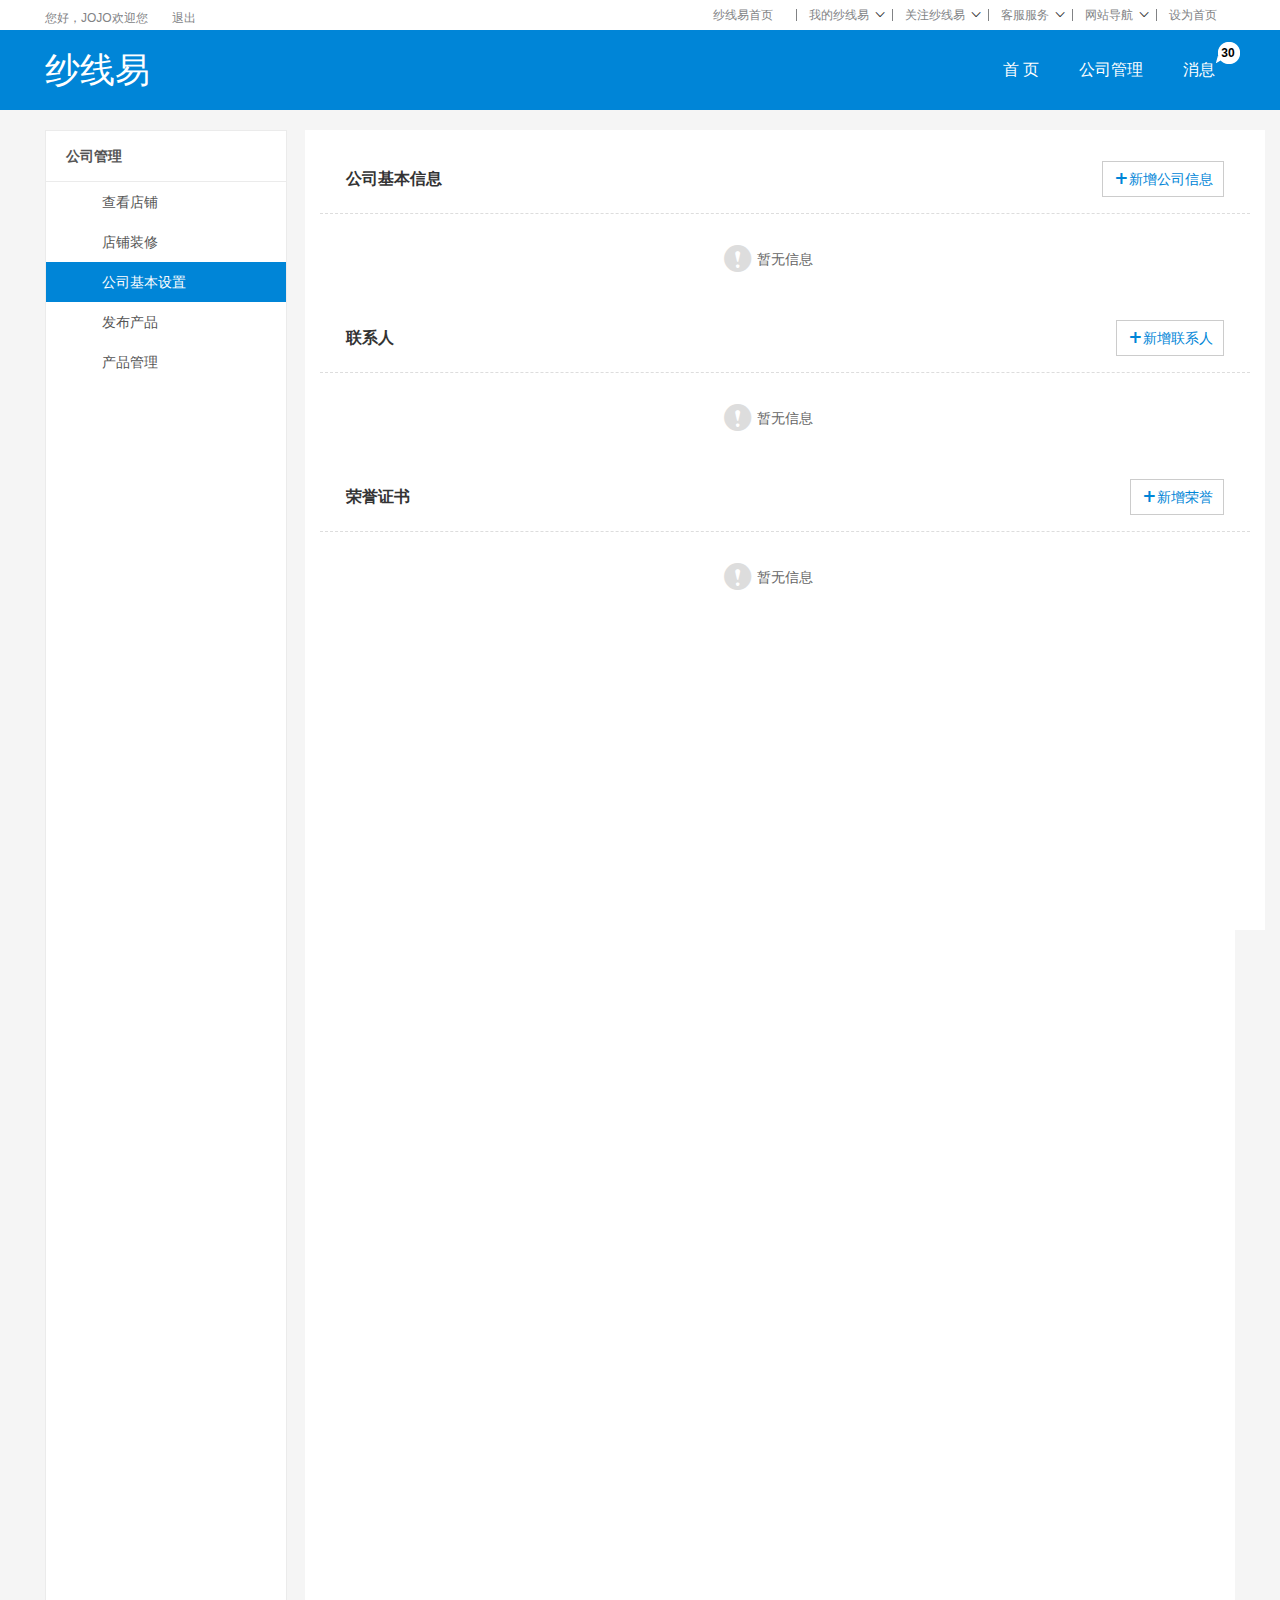
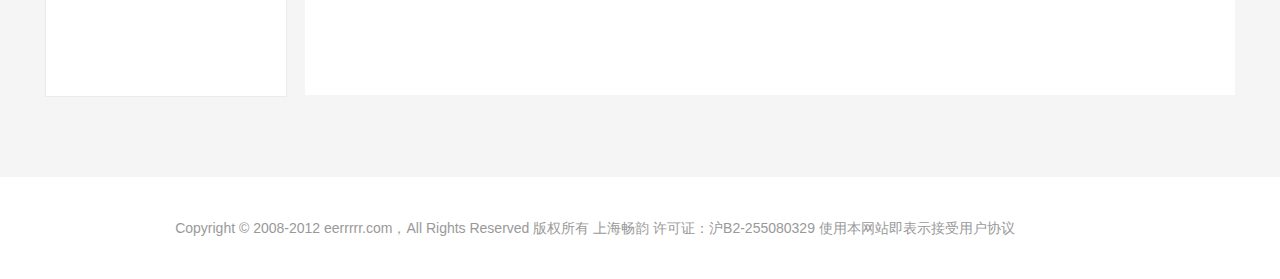
<file: index.html>
﻿<!DOCTYPE html PUBLIC "-//W3C//DTD XHTML 1.0 Transitional//EN" "http://www.w3.org/TR/xhtml1/DTD/xhtml1-transitional.dtd">
<html xmlns="http://www.w3.org/1999/xhtml" xml:lang="en">
<head>
	<meta http-equiv="Content-Type" content="text/html;charset=UTF-8">
	<title>index</title>
	<link rel="stylesheet" rev="stylesheet" href="style/pagination.css" type="text/css" />
	<link rel="stylesheet" rev="stylesheet" href="style/reset.css" type="text/css" />
	<link rel="stylesheet" rev="stylesheet" href="style/global.css" type="text/css" />
	<link rel="stylesheet" rev="stylesheet" href="style/fonts/iconfont.css" type="text/css" />
	<link rel="stylesheet" rev="stylesheet" href="style/index.css" type="text/css" />
</head>
<body>
	<div class="top">
		<div class="inner">
			<!-- 欢迎词 -->
			<div class="fl huanybox">
				<span>您好，JOJO欢迎您</span>
				<a href="#">退出</a>
			</div>
			<!-- end -->

			<!-- 头部导航开始 -->
				<div class="fr topnav">
					<ul>
						<li><a href="#">纱线易首页<span></span></a></li>
						<li><a href="#">我的纱线易<em class="iconfont icon-xiajiantou1-copy"></em><span></span></a></li>
						<li><a href="#">关注纱线易<em class="iconfont icon-xiajiantou1-copy"></em><span></span></a></li>
						<li><a href="#">客服服务<em class="iconfont icon-xiajiantou1-copy"></em><span></span></a></li>
						<li><a href="#">网站导航<em class="iconfont icon-xiajiantou1-copy"></em><span></span></a></li>
						<li><a href="#">设为首页</a></li>
					</ul>
					<div class="cl"></div>
				</div>
			<!-- 头部导航end -->
			<div class="cl"></div>
		</div>
		<div class="cl"></div>
	</div>
	<div class="cl"></div>

<!-- logo 导航部分开始 -->
	<div class="topbannx">
		<div class="inner">
			<div class="fl logo">
				<h1>纱线易</h1>
			</div>

			<div class="mianav fr">
				<ul>
					<li><a href="#">首 页</a></li>
					<li><a href="#">公司管理 </a></li>
					<li><a href="#">消息<span class="xiaobox">30</span></a></li>
				</ul>
				<div class="cl"></div>
			</div>
			<div class="cl"></div>
		</div>
	</div>
	<!-- logo 导航部分end -->

	<!-- banner内容开始 -->

	<div class="banner">
		<div class="inner">

			<div class="info">

				<!-- 项目导航开始 -->
				<div class="leftnav fl">

					<div class="title">公司管理</div>

					<div class="navmall">
						<ul>
							<li><a href="#">查看店铺</a></li>
							<li><a href="#">店铺装修</a></li>
							<div class="inmaslt">
								<ul>
									<li class="cur"><a href="javascript:;">公司基本设置</a></li>
									<li><a href="javascript:;">发布产品</a></li>
									<li><a href="javascript:;">产品管理</a></li>
								</ul>
							</div>
						</ul>
					</div>
				</div>
				<!-- 项目导航end -->

				<div class="fr main_conter">

					<!-- 设置切换开始 -->
					<div class="qiebox cur">
						<div class="inmertext">
							<div class="biansix compBasic">
								<div class="mallsvt ">
									<div class="titlems fl">公司基本信息</div>
									<div class="fr mastvt">
										<a href="javascript:;"><em class="iconfont icon-jiahao1"></em>新增公司信息</a>
									</div>
									<div class="cl"></div>
								</div>
								<div class="cl"></div>

								<div class="zanwubox">
									<span><em class="iconfont icon-tanhao"></em>暂无信息</span>
								</div>
								<div class="cl"></div>
							
							<div class="pastmall">
								<div class="bianlabox">
									<div class="infobian">
										<div class="qimallsat">
											<div class="shapicbox fl">
												<div class="piclast"></div>
												<a class="upload" href="javascript:;">上传照片</a>
												<input type="file" name="" id="btn_file" style="display: none;">
											</div>
											<div class="ritmallst fl">
												<div class="leftxinslm">
													<div class="leftdiaxp fl">
														公司名称
													</div>
														<div class="kusmax kusmaxs2 kusmaxas3 fl">
															<input type="text" class="compName" name="compName"  value="">
														</div>
														<div class="cl"></div>
													<div class="cl"></div>
												</div>

												<div class="leftxinslm">
													<div class="leftdiaxp fl">公司简介</div>

														<div class="kusmaxas3 fl">
															<textarea class="liuyan liuyanx2" name="" id="" cols="30" rows="10"></textarea>
														</div>
														<div class="cl"></div>
													<div class="cl"></div>
												</div>
												<div class="cl"></div>

												<div class="leftxinslm">

													<div class="mgbotsix mgbotsix2 fl">
														<div class="leftdiaxp fl">公司类型</div>
														<div class="selectDiv kusmax kusmaxs2 kusmaxas3 fl">
															<input class="selectInp compType" type="text" value="">
															<span class="selectBtn xialap iconfont icon-xiasanjiao-copy"></span>
															<div class="selectBox">
																<p>类型1</p>
																<p>类型2</p>
															</div>
														</div>
														<div class="cl"></div>
													</div>

													<div class="mgbotsix fl">
														<div class="leftdiaxp fl">成立时间</div>

														<div class="kusmax kusmaxs2 kusmaxas3 fl">
															<input id="d421" class="Wdate startTime" type="text" onfocus="WdatePicker({skin:'whyGreen',maxDate:'%y-%M-%d'})"/>
															<!--<span class="xialap iconfont icon-xiasanjiao-copy"></span>-->
														</div>
														<div class="cl"></div>
													</div>
													<div class="selectDiv mgbotsix mgbotsix2 fl">
														<div class="leftdiaxp fl">经营模式</div>
														<div class="kusmax kusmaxs2 kusmaxas3 fl">
															<input type="text" class="selectInp busMode" value="">
															<span class="selectBtn xialap iconfont icon-xiasanjiao-copy"></span>
															<div class="selectBox">
																<p>模式1</p>
																<p>类型2</p>
															</div>
														</div>
														<div class="cl"></div>
													</div>

													<div class="mgbotsix fl">
														<div class="leftdiaxp fl">年营业额</div>
														<div class="kusmax kusmaxs2 kusmaxas3 kusmaxmal fl">
															<input type="text" class="turnover" value="">
															<span>万元/RMB</span>
														</div>
														<div class="cl"></div>
													</div>
														<div class="cl"></div>
													<div class="cl"></div>
												</div>

												<div class="leftxinslm">
													<div class="leftdiaxp fl">
														品牌名称
													</div>
														<div class="lieopx fl">
														<!--	<div class="tianpal">
																<a class="addBrand" href="javascript:;">添加品牌</a>
															</div>-->
															<div class="bootttian">
																<div class="putian fl">
																	<label for="">品牌1</label>
																	<input type="text" />
																</div>
																<div class="putian fl">
																	<label for="">品牌1</label>
																	<input type="text" />
																</div>
																<div class="putian fl">
																	<label for="">品牌1</label>
																	<input type="text" />
																</div>
																<div class="cl"></div>
															</div>
														</div>
														<div class="cl"></div>
													<div class="cl"></div>
												</div>

												<div class="leftxinslm">

													<div class="mgbotsix mgbotsix2 fl">
														<div class="leftdiaxp fl">
															公司法人
														</div>

														<div class="kusmax kusmaxs2 kusmaxas3 fl">
															<input type="text" class="legalPerson" value="">
														</div>
														<div class="cl"></div>
													</div>
													<div class="mgbotsix fl">
														<div class="leftdiaxp fl">性 别</div>
														<div class="selectDiv kusmax kusmaxs2 kusmaxas3 fl">
															<input class="selectInp sexuality" type="text" value="" maxlength="1">
															<span class="selectBtn xialap iconfont icon-xiasanjiao-copy"></span>
															<div class="selectBox">
																<p >男</p>
																<p >女</p>
															</div>
														</div>
														<div class="cl"></div>
													</div>

													<div class="mgbotsix mgbotsix2 fl">
														<div class="leftdiaxp fl">公司电话</div>
														<div class="kusmax kusmaxs2 kusmaxas3 fl">
															<input type="text" class="phoneMumber  value="" maxlength="12">
														</div>
														<div class="cl"></div>
													</div>

													<div class="mgbotsix fl">
														<div class="leftdiaxp fl">公司传真</div>
														<div class="kusmax kusmaxs2 kusmaxas3 fl">
															<input type="text" class="fax" value="" maxlength="13">
														</div>
														<div class="cl"></div>
													</div>

													<div class="mgbotsix mgbotsix2 fl">
														<div class="leftdiaxp fl">公司网址</div>
														<div class="kusmax kusmaxs2 kusmaxas3 fl">
															<input type="text" class="compUrl" value="">
														</div>
														<div class="cl"></div>
													</div>

													<div class="mgbotsix fl">
														<div class="leftdiaxp fl">邮 编</div>
														<div class="kusmax kusmaxs2 kusmaxas3 fl">
															<input type="text" class="postCode" value="">
														</div>
														<div class="cl"></div>
													</div>
													<div class="mgbotsix fl">
														<div class="leftdiaxp fl">公司地址</div>
														<div class="selectDiv kusmax kuansix kuansix2 fl">
															<input type="text" data-id="" class="provAddr selectInp" value="选择省">
															<span class="selectBtn xialap iconfont icon-xiasanjiao-copy"></span>
															<div class="selectBox" id="province" >
																<p data-id="">地址1</p>
																<p data-id="">地址2</p>
															</div>
														</div>

														<div class="selectDiv kusmax kuansix fl">
															<input type="text" data-id="" class="selectInp cityAddr" value="选择市">
															<span class="selectBtn xialap iconfont icon-xiasanjiao-copy"></span>
															<div class="selectBox" id="city" >
																<p data-id="">地址1</p>
																<p data-id="">地址2</p>
															</div>
														</div>

														<div class="selectDiv kusmax kuansix fl">
															<input type="text" data-id="" class="selectInp areaAddr" value="选择县">
															<span class="selectBtn xialap iconfont icon-xiasanjiao-copy"></span>
															<div class="selectBox" id="area" >
																<p data-id="">地址1</p>
																<p data-id="">地址2</p>
															</div>
														</div>
														<div class="cl"></div>
													</div>

													<div class="cl"></div>

													<div class="lastputm">
														<div class="kusmax kuansixxs fl">
															<input type="text" class="detailAddress" value="详细地址">
														</div>
													</div>
													<div class="cl"></div>
												</div>

												<div class="baocun">
													<a class="cur" href="javascript:;">保存</a>
													<a class="setext"href="javascript:;">取消</a>
												</div>
												<div class="cl"></div>
											</div>
											<div class="cl"></div>
										</div>
										<div class="cl"></div>
									</div>
								</div>
								<div class="cl"></div>
								<!-- 保存后的显示 -->
							<div class="xianboxpl">
								<div class="gbmall">
									<div class="shanbox fr">
										<em class="iconfont showtextx1 icon-x_shuxie"></em>
										<em class="last showtext iconfont icon-shanchu3"></em>
									</div>
								<div class="cl"></div>

									<div class="main_item">

										<div class="top_item">
											<div class="leftitem fl">
												<a href="#"><img src="images/mx2.jpg" alt=""></a>
											</div>

											<div class="rightitem fr">
												<h2>纱线纺织有限公司</h2>

												<div class="zhanul">
													<ul>
														<li>王小五</li>
														<li>男</li>
														<li>民营</li>
														<li>生产模式</li>
														<li>1000-1999人</li>
														<li>成立于<span>2014/10/08</span></li>
														<li class="last">年营业额 <span>6848</span>万</li>
														<div class="cl"></div>
													</ul>
													<div class="cl"></div>
													<ul>
														<li><span class="">021-124545</span>/<span>255446</span></li>
														<li>www.cyhjjsa.com</li>
														<li>上海市普陀区中山北路121111弄252</li>
														<li class="last">200006</li>
														<div class="cl"></div>
													</ul>
													<div class="cl"></div>
												</div>
											</div>
										</div>
									<div class="cl"></div>

									<div class="shaobxo">
										<p>江苏鹿港文化股份有限公司创建于一九九三年，股票代码：601599。纺织主业专注生产各类针织纱线、高档精纺呢绒面料以及西装衬衫服装，年产各类无结毛纱40000吨，高档精纺面料1000万米，西服100万套、衬衫200万件。</p>
									</div>
								</div>
								<div class="cl"></div>
							</div>
						</div>
						<!-- 保存后的显示end -->
								<div class="cl"></div>
					</div>
								<div class="cl"></div>
							</div>
							<div class="biansix contacts">
								<div class="mallsvt">
									<div class="titlems fl">联系人</div>
									<div class="fr mastvt">
										<a href="javascript:;"><em class="iconfont icon-jiahao1"></em>新增联系人</a>
									</div>
									<div class="cl"></div>
								</div>
								<div class="cl"></div>

								<div class="zanwubox">
									<span><em class="iconfont icon-tanhao"></em>暂无信息</span>
								</div>
								<div class="cl"></div>
							<div class="pastmall">
								<div class="bianlabox">
										<div class="hotmall">

								<div class="sixmall">
									<form action="">
									<div class="inpubox">
										<ul class="">
											<li>
												 <label for="male">联系人</label>
									 			 <input class="lxinput" type="text" name="contact" id="">
											</li>
											<li class="selectDiv">
												<label for="female">性 别 </label>
												<input class="lxinput selectInp" type="text" name="sex" id="">
												<span class="xialap selectBtn iconfont icon-xiasanjiao-copy"></span>

												<div class="xialabox selectBox" >
													<p>男</p>
													<p>女</p>
												</div>
											</li>
											<li class="selectDiv">
												 <label for="female">职 位</label>
												 <input class="lxinput selectInp" type="text" name="position" >
												 <span class="xialap selectBtn  iconfont icon-xiasanjiao-copy"></span>
												 <div class="xialabox selectBox" >
													<p>老师</p>
													<p>工程师</p>
													<p>学生</p>
													<p>司机</p>
													<p>自由职业</p>
												</div>
											</li>
											<li>
												<label for="female">电 话</label>
									 			 <input class="lxinput" maxlength="14" type="text" name="number">
											</li>
											<li>											  
											  <label for="female">手 机</label>
											  <input class="lxinput" type="text" maxlength="14" name="cellphone">
											</li>
											<li>
												 <label for="female">传 真</label>
									 			 <input class="lxinput" type="text" maxlength="14" name="fox">
											</li>
											<li>										
											  <label for="female">邮 箱</label>
											  <input class="lxinput" type="text" name="email">
											</li>
											<li>		
											  <label for="female">QQ</label>
											  <input class="lxinput" type="text" name="qq">
											</li>
											<li>
												 <label for="female">微 信</label>
									 			 <input class="lxinput" type="text" name="microMsg">
											</li>
										</ul>
									</div>

									<div class="cl"></div>

									<div class="baocun">
										<a class="cur" href="javascript:;">保存</a>
										<a class="setext" href="javascript:;">取消</a>
									</div>
									</form>
								</div>
								<div class="cl"></div>

								<div class="cl"></div>
							</div>
										<div class="cl"></div>
								</div>
							<div class="xianboxpl">
								<div class="biaobox">
									<ul>
										<li style="width:80px;">联系人</li>
										<li style="width:80px;">职位</li>
										<li style="width:80px;">电话</li>
										<li style="width:110px;">手机</li>
										<li style="width:80px;">传真</li>
										<li style="width:180px;">邮箱</li>
										<li style="width:100px;">QQ</li>
										<li style="width:100px;">微信</li>
										<li style="width:80px;">操作</li>
										<div class="cl"></div>
									</ul>
									<!--js动态添加 联系人ul -->
									<div class="cl"></div>
								</div>
							</div>
								<div class="cl"></div>
							</div>
								<div class="cl"></div>
							</div>
							<div class="biansix certificate">
								<div class="mallsvt">
									<div class="titlems fl">荣誉证书</div>
									<div class="fr mastvt">
										<a href="javascript:;"><em class="iconfont icon-jiahao1"></em>新增荣誉</a>
									</div>
									<div class="cl"></div>
								</div>
								<div class="cl"></div>
								<div class="zanwubox">
									<span><em class="iconfont icon-tanhao"></em>暂无信息</span>
								</div>
								<div class="cl"></div>
						<div class="pastmall">
							<div class="bianlabox">
									<div class="hotmall">
								<div class="sixmall">
									<form action="">
									<div class="fujianbox">
										<ul>
											<li class="rbdn">
												<label for="male">附件1名称<em>*</em></label>
									 			 <input class="lxinputx1" value="营业执照" type="text" name="picName" >
											</li>
											<li class="lbdn">
												<label for="male">上传图片</label>
									 			 <input class="lxinputx1" value="...img/jinn.jpg" type="text" name="" >
									 			 <a class="chuana" href="javascript:;" style="position: relative;">上传图片
													 <input class="certiFile" type="file" name="certiFile1"
															style="position: absolute;left: 0;top:0;opacity: 0;z-index: 1003;width: 100%;height: 0;">
												 </a>
											</li>
											<div class="cl"></div>
										</ul>
										<div class="cl"></div>
									</div>

									<div class="cl"></div>

									<div class="baocun">
										<a class="cur" href="javascript:;">保存</a>
										<a class="setext" href="javascript:;">取消</a>
									</div>
									</form>
								</div>
								<div class="cl"></div>
							</div>
										<div class="cl"></div>
								</div>
								<!-- 保存后显示 -->
							<div class="xianboxpl">
								<div class="pasamoll">
									<div class="zhizhao">
										<ul>
											<!--js根据需要动态添加-->
										</ul>
										<div class="cl"></div>
									</div>
								</div>
							</div>
						</div>
								<!-- 保存后显示end -->
								<div class="cl"></div>
							</div>
						
							<div class="cl"></div>
						</div>

						<div class="cl"></div>
					</div>
					<!-- 设置切换end -->

					<!-- 发布切换开始 -->
					<div class="qiebox">

						<div class="inerfon">

							<!-- 基本信息开始 -->
							<div class="jixin">基本信息</div>

							<div class="inpubox inpuboxmall">
								<ul>
									<li>
										 <label for="male">纱线名称</label>
							 			 <input class="lxinput lxinputbox" type="text" maxlength="50" name="sex" id="male">
							 			 <span class="konwen"><i>0</i>/50</span>
									</li>
									<li class="selectDiv">
										<label for="female">品牌</label>
										<input class="selectInp lxinput lxinputbox2" type="text" name="sex" id="female">
										<span class="selectBtn xialap iconfont icon-xiasanjiao-copy"></span>

										<div class="selectBox xialabox xialabox2" id="pu1">
											<p>111</p>
											<p>22</p>
											<p>33</p>
											<p>44</p>
										</div>
									</li>
									<div class="cl"></div>
									<li>
										 <label for="male">产品图片</label>
							 			 <span class="lebwen">（至多5张图片，单张图片不超过300K，大小700X700px,支持jpg，png格式）</span>
							 			 <div class="xuanpic">
							 			 	<div class="infoxuan">
							 			 		<div class="xuanchuan">
							 			 			<span>选择本地图片：</span>
							 			 			<a href="javascript:;">上传图片<input type="file" name="" id="prodImg" multiple="multiple" accept="*/*"> </a>
							 			 		</div>
							 			 		<div class="cl"></div>

							 			 		<div class="xpicmall">
							 			 			<ul>
							 			 				<li>
							 			 					<a href="#"><img src="images/kx1.jpg" alt="" /></a>
							 			 					<div class="zhezhao zhezhao2"><span>删除</span></div>
							 			 				</li>
							 			 				<li>
							 			 					<a href="#"><img src="images/kx2.jpg" alt="" /></a>
							 			 					<div class="zhezhao zhezhao2"><span>删除</span></div>
							 			 				</li>
							 			 			</ul>
							 			 			<div class="cl"></div>
							 			 		</div>
							 			 	</div>
							 			 </div>
									</li>

									<li>
										<label class="fl" for="female">纱线描述</label>
										<textarea class="fl liuyan">介绍一下您的纱钱吧，您可描述纱钱样纱及大货的货期、起订量等</textarea>
									</li>

									<li>
										 <label for="male">色卡分类</label>
							 			 <span class="lebwen">（单张图片不超过300K，大小为390X460，支持jpg，png格式）</span>
							 			 <div class="liesmall">
							 			 	<div class="infomvst">
							 			 		<ul class="first">
							 			 			<li style="width:163px;">色号</li>
							 			 			<li style="width:143px;">中文名称</li>
							 			 			<li style="width:102px;">库存（KG）</li>
							 			 			<li style="width:213px;">图片（无图片不填）</li>
							 			 			<div class="cl"></div>
							 			 		</ul>
							 			 		<ul class="ul-color">
							 			 			<li style="width:163px;">
							 			 				<input class="ifonput" type="text" value="DERBY-25203" />
							 			 			</li>

							 			 			<li style="width:143px;">
							 			 				<input style="width:130px;" class="ifonput" type="text" />
							 			 			</li>

							 			 			<li style="width:102px;">
							 			 				<input style="width:92px;" class="ifonput" type="text" value="5230" />
							 			 			</li>

							 			 			<li class="last" style="width:213px;">
							 			 				<div class="chufox fl"><a href="#">上传图片<input type="file" name=""></a></div>
							 			 				<div class="infopic fl"><img src="images/kx1.jpg" alt="" /></div>
							 			 				<div class="shanpan delete fl"><span>删除</span></div>
							 			 			</li>
							 			 			<div class="cl"></div>
							 			 		</ul>
							 			 	</div>
							 			 </div>
									</li>

									<li>
										<label class="fl" for="male">产品价格</label>
						 			 	<div class="infomvst infomvstx3 fl">
						 			 		<ul class="first">
						 			 			<li style="width:450px;">区间（KG）</li>
						 			 			<li style="width:222px;">价格(RMB)</li>
						 			 			<div class="cl"></div>
						 			 		</ul>
						 			 		<ul class="prod-price">
						 			 			<li style="width:450px;">
						 			 				<input class="ifonput fl" type="text" value="DERBY-25203" />
						 			 				<span class="fl zhispan">至</span>
						 			 				<input class="ifonput fl" type="text" value="DERBY-25203" />
						 			 			</li>

						 			 			<li style="width:222px;">
						 			 				<input style="width:130px;" class="ifonput" type="text"value="5230" />
													<a class="delete ">删除</a>
						 			 			</li>
						 			 			<div class="cl"></div>
						 			 		</ul>

						 			 		<ul class="prod-price">
						 			 			<li style="width:450px;">
						 			 				<input class="ifonput fl" type="text" value="" />
						 			 				<span class="fl zhispan">至</span>
						 			 				<input class="ifonput fl" type="text" value="" />
						 			 			</li>

						 			 			<li style="width:222px;">
						 			 				<input style="width:130px;" class="ifonput" type="text"value="" />
													<a class="delete ">删除</a>
						 			 			</li>
						 			 			<div class="cl"></div>
						 			 		</ul>
						 			 	</div>
									</li>

									<li>
										<label class="fl" for="male">产品库存</label>
										<div class="cunboxll fl">
											<input type="text" value="6576" />
											<span>KG</span>
										</div>
									</li>
									<div class="cl"></div>
								</ul>
								<div class="cl"></div>
							</div>
						</div>
						<div class="cl"></div>

						<!-- 基本信息end -->

						<!-- 参数信息开始 -->
						<div class="canxinbox">

							<div class="jixin">参数信息</div>

							<div class="leftxin">
								<div class="leftdiaxp fl">
									成分类型
								</div>

								<div class="fl foxinmall">
									<div class="puallsix">
										<ul>
											<li class="cur">貂毛</li>
											<li>耗牛绒</li>
											<li>混纺纱</li>
											<li>马海毛</li>
											<li>兔毛</li>
											<li>羊毛</li>
											<li>羊绒</li>
											<li>羊驼毛</li>
											<li>真 丝</li>
											<li>棉</li>
											<li>亚麻</li>
											<li>苎麻</li>
											<li>竹纤维</li>
											<li>涤纶</li>
											<li>腈纶</li>
											<li>棉纶</li>
											<li>金银丝</li>
											<li>粘胶</li>
											<li>人造丝</li>
											<li>天丝</li>
											<div class="cl"></div>
										</ul>
										<div class="cl"></div>
									</div>
									<div class="cl"></div>
								</div>
								<div class="cl"></div>
							</div>

							<div class="leftxin">
								<div class="leftdiaxp fl">
									成分明细
								</div>

								<div class="fl foxinmall">
									<div class="kusmax">
										<input type="text" class="component" value="50%棉  50%涤纶"/>
										<span class="xialap "></span>
											<!-- 弹窗开始 -->
											<div class="tansix1">
												<div class="taninfo">
													<div class="toptitsix">
														<span class="fl">成分设置</span>
														<em class="fr">x</em>
														<div class="cl"></div>
													</div>
													<div class="cl"></div>
													<div class="ulmalls">
														<ul>
															<li>
																<div class="lietext">
																	<span class="textpxz">成分1</span>
																	<div class="selectDiv textmall fl">
																		<input type="text" value="棉" class="selectInp compo-name" maxlength="3"/>
																		<span class="selectBtn xialap iconfont icon-xiasanjiao-copy"></span>
																		<div class="selectBox xialatext">
																			<p>11</p>
																			<p>22</p>
																			<p>33</p>
																		</div>
																	</div>
																	<div class="textmall textmallx2 fl">
																		<input type="text" value="50" class="compo-per" maxlength="3"/>
																		<em class="baifen">%</em>
																	</div>
																	<a class="delete">清除</a>
																</div>
																<div class="cl"></div>
															</li>

														</ul>
														<div class="cl"></div>
													</div>
													<div class="cl"></div>

													<div class="dianquexs">
														<a href="javascript:;" class="cancle">取消</a>
														<a class="last" href="javascript:;">50%</a>
														<a class="cur save" href="javascript:;">保存</a>
													</div>

													<div class="cl"></div>
												</div>
												<!--<div class="baocun baocunsmll">
													<a class="setext cancle" href="javascript:;">取消</a>
													<a class="cur save" href="javascript:;">保存</a>
												</div>
												<div class="cl"></div>-->
											</div>
									</div>
									<div class="cl"></div>
								</div>
								<div class="cl"></div>
							</div>

							<div class="leftxin">
								<div class="leftdiaxp fl">
									纱种
								</div>

								<div class="fl foxinmall">
									<div class="puallsix">
										<ul>
											<li class="cur">平纱</li>
											<li>包缠纱</li>
											<li>包心纱</li>
											<li>鞭子纱</li>
											<li>波纹纱</li>
											<li>彩点纱</li>
											<li>大肚纱</li>
											<li>带子纱</li>
											<li>段染纱</li>
											<li>轨道纱</li>
											<li>桔子纱</li>
											<li>金属纱</li>
											<li>马海毛纱</li>
											<li>毛巾纱</li>
											<li>乒乓纱</li>
											<li>圈圈纱</li>
											<li>绳、索及缆</li>
											<li>TT纱</li>
											<li>蜈蚣纱</li>
											<li>项链纱</li>
											<li>雪尼尔纱</li>
											<li>牙刷纱</li>
											<li>羽毛纱</li>
											<li>竹节纱</li>
											<li>珠线纱</li>
											<li>珠子纱</li>
											<li>其他</li>
											<div class="cl"></div>
										</ul>
										<div class="cl"></div>
									</div>
									<div class="cl"></div>
								</div>
								<div class="cl"></div>
							</div>

							<div class="leftxin">
								<div class="leftdiaxp fl">
									股数
								</div>

								<div class="fl foxinmall">
									<div class="kusmax kusmaxs2 specail">
										<input type="text" value="">
										<span>股</span>
									</div>
									<div class="cl"></div>
								</div>
								<div class="cl"></div>
							</div>

							<div class="leftxin">
								<div class="leftdiaxp fl">
									支数
								</div>

								<div class="fl foxinmall">
									<div class="kusmax kusmaxs2 fl">
										<input type="text" value="">
									</div>
									<div class="selectDiv kusmax  kusmaxmsx fl">
										<input class="selectInp" type="text" value="Nm">
										<span class="selectBtn xialap iconfont icon-xiasanjiao-copy"></span>
										<div class="selectBox xiazhao xiazhaops2" >
											<p>1</p>
											<p>2</p>
											<p>3</p>
											<p>4</p>
										</div>
									</div>
									<div class="cl"></div>
								</div>
								<div class="cl"></div>
							</div>

							<div class="leftxin">
								<div class="leftdiaxp fl">
									适用针型
								</div>

								<div class="fl foxinmall">
									<div class="puallsix">
										<ul>
											<li class="cur">1.5G</li>
											<li>3G</li>
											<li>3.5G</li>
											<li>3.5.2G</li>
											<li>5G</li>
											<li>6G</li>
											<li>7G</li>
											<li>9G</li>
											<li>12G</li>
											<li>14G</li>
											<li>16G</li>
											<li>18G</li>
											<li>手钩</li>
											<li>手编</li>
											<div class="cl"></div>
										</ul>
										<div class="cl"></div>
									</div>
									<div class="cl"></div>
								</div>
								<div class="cl"></div>
							</div>

							<div class="leftxin">
								<div class="foxinmall foxinmallwx">
									<div class="puallsixmx">
										<ul>
											<li>新产品</li>
											<li>热销推荐</li>
											<li>促销产品</li>
											<div class="cl"></div>
										</ul>
										<div class="cl"></div>
									</div>
									<div class="cl"></div>
								</div>
								<div class="cl"></div>
							</div>

							<div class="baocun">
								<a href="javascript:void(0);">取消</a>
								<a class="cur save" href="javascript:void(0);">保存</a>
							</div>

							<div class="cl"></div>
						</div>
						<!-- 参数信息end -->
					</div>
					<!-- 发布切换end -->

					<!-- 产品管理开始 -->
					<div class="qiebox">
						<div class="filterBox">
							<div class="fabusha">
								<div class="topfabuul">
									<div class="fabunav fl">
										<ul>
											<li class="cur">全部产品</li>
											<li>新产品</li>
											<li>热销推荐</li>
											<li>促销产品</li>
											<li>下架产品</li>
										</ul>
										<div class="cl"></div>
									</div>

									<div class="fabuxian fr">
										<a href="#">发布纱线</a>
									</div>
								</div>

								<div class="botmain">
									<div class="leftjiab fl">

										<div class="selectDiv xialajia fl">
											<input class="selectInp" type="text" value="价格" />
											<span class="selectBtn iconfont icon-xiajiantou1"></span>
											<div class="selectBox xialsix">
												<span>从高到低</span>
												<span>从低到高</span>
											</div>
										</div>

										<div class="qujiasix fl">
											<span>区间：</span>
											<input type="text" value="￥" />
											-
											<input type="text" value="￥" />
										</div>

										<div class="fonmox fl">
											<form action="">
												<input type="text" value="请输入关键字" />
												<button>搜索</button>
											</form>
										</div>

										<div class="cl"></div>
									</div>

									<div class="yemasix fr">
										<a class=" prev" href="javascript:;">上一页</a>
										<span><em class="currentPage">1</em>/<i class="totalPage">100</i></span>
										<a class="next" href="javascript:;">下一页</a>
									</div>
									<div class="cl"></div>
								</div>
								<div class="cl"></div>
							</div>

							<div class="bottqie">

								<div class="quanxuan">
									<a class="xuansix" href="javascript:;">全选</a>
									<span>删除</span>
									<span>下架</span>
									<span>上架</span>
								</div>

								<div class="chanxinl">
									<span class="lax1">产品信息</span>
									<span class="lax2">价格</span>
									<span class="lax3">库存</span>
									<span class="lax4">创建时间</span>
									<span class="lax5">修改时间</span>
									<span class="lax6">操作</span>
								</div>
							</div>
						</div>
							<div class="cl"></div>

							<div class="qiemallst">
								<ul>
									<li>
										<div class="lielast fl">
											<div class="piclier fl">
												<img src="images/kx1.jpg" alt="" />
											</div>

											<div class="leftsiwen fl">
												<h2>鹿港 竹节纱</h2>
												<div class="cl"></div>
												<span>2/23 Nm</span>
												<span>60%棉</span>
												<span>40%涤纶</span>
											</div>
										</div>

										<div class="mast1 fl">32.00-31.16</div>
										<div class="mast1 fl">5000</div>
										<div class="mast3 fl">2017-01-23 <br />10:25</div>
										<div class="mast3 fl">2017-01-23 <br />10:25</div>
										<div class="mast5 fl">
											<span class="tanspan1">编辑</span>
											<span class="tanspan2">删除</span>
											<span class="tanspan3">价格</span>
											<span class="tanspan4">库存</span>
										</div>
									</li>

									<li>
										<div class="lielast fl">
											<div class="piclier fl">
												<img src="images/kx1.jpg" alt="" />
											</div>

											<div class="leftsiwen fl">
												<h2>鹿港 竹节纱</h2>
												<div class="cl"></div>
												<span>2/23 Nm</span>
												<span>60%棉</span>
												<span>40%涤纶</span>
											</div>
										</div>

										<div class="mast1 fl">32.00-31.16</div>
										<div class="mast1 fl">5000</div>
										<div class="mast3 fl">2017-01-23 <br />10:25</div>
										<div class="mast3 fl">2017-01-23 <br />10:25</div>
										<div class="mast5 fl">
											<span class="tanspan1">编辑</span>
											<span class="tanspan2">删除</span>
											<span class="tanspan3">价格</span>
											<span class="tanspan4">库存</span>
										</div>
									</li>

									<li>
										<div class="lielast fl">
											<div class="piclier fl">
												<img src="images/kx1.jpg" alt="" />
											</div>

											<div class="leftsiwen fl">
												<h2>鹿港 竹节纱</h2>
												<div class="cl"></div>
												<span>2/23 Nm</span>
												<span>60%棉</span>
												<span>40%涤纶</span>
											</div>
										</div>

										<div class="mast1 fl">32.00-31.16</div>
										<div class="mast1 fl">5000</div>
										<div class="mast3 fl">2017-01-23 <br />10:25</div>
										<div class="mast3 fl">2017-01-23 <br />10:25</div>
										<div class="mast5 fl">
											<span class="tanspan1">编辑</span>
											<span class="tanspan2">删除</span>
											<span class="tanspan3">价格</span>
											<span class="tanspan4">库存</span>
										</div>
									</li>

									<li>
										<div class="lielast fl">
											<div class="piclier fl">
												<img src="images/kx1.jpg" alt="" />
											</div>

											<div class="leftsiwen fl">
												<h2>鹿港 竹节纱</h2>
												<div class="cl"></div>
												<span>2/23 Nm</span>
												<span>60%棉</span>
												<span>40%涤纶</span>
											</div>
										</div>

										<div class="mast1 fl">32.00-31.16</div>
										<div class="mast1 fl">5000</div>
										<div class="mast3 fl">2017-01-23 <br />10:25</div>
										<div class="mast3 fl">2017-01-23 <br />10:25</div>
										<div class="mast5 fl">
											<span class="tanspan1">编辑</span>
											<span class="tanspan2">删除</span>
											<span class="tanspan3">价格</span>
											<span class="tanspan4">库存</span>
										</div>
									</li>

									<li>
										<div class="lielast fl">
											<div class="piclier fl">
												<img src="images/kx1.jpg" alt="" />
											</div>

											<div class="leftsiwen fl">
												<h2>鹿港 竹节纱</h2>
												<div class="cl"></div>
												<span>2/23 Nm</span>
												<span>60%棉</span>
												<span>40%涤纶</span>
											</div>
										</div>

										<div class="mast1 fl">32.00-31.16</div>
										<div class="mast1 fl">5000</div>
										<div class="mast3 fl">2017-01-23 <br />10:25</div>
										<div class="mast3 fl">2017-01-23 <br />10:25</div>
										<div class="mast5 fl">
											<span class="tanspan1">编辑</span>
											<span class="tanspan2">删除</span>
											<span class="tanspan3">价格</span>
											<span class="tanspan4">库存</span>
										</div>
									</li>

									<li>
										<div class="lielast fl">
											<div class="piclier fl">
												<img src="images/kx1.jpg" alt="" />
											</div>

											<div class="leftsiwen fl">
												<h2>鹿港 竹节纱</h2>
												<div class="cl"></div>
												<span>2/23 Nm</span>
												<span>60%棉</span>
												<span>40%涤纶</span>
											</div>
										</div>

										<div class="mast1 fl">32.00-31.16</div>
										<div class="mast1 fl">5000</div>
										<div class="mast3 fl">2017-01-23 <br />10:25</div>
										<div class="mast3 fl">2017-01-23 <br />10:25</div>
										<div class="mast5 fl">
											<span class="tanspan1">编辑</span>
											<span class="tanspan2">删除</span>
											<span class="tanspan3">价格</span>
											<span class="tanspan4">库存</span>
										</div>
									</li>

									<li>
										<div class="lielast fl">
											<div class="piclier fl">
												<img src="images/kx1.jpg" alt="" />
											</div>

											<div class="leftsiwen fl">
												<h2>鹿港 竹节纱</h2>
												<div class="cl"></div>
												<span>2/23 Nm</span>
												<span>60%棉</span>
												<span>40%涤纶</span>
											</div>
										</div>

										<div class="mast1 fl">32.00-31.16</div>
										<div class="mast1 fl">5000</div>
										<div class="mast3 fl">2017-01-23 <br />10:25</div>
										<div class="mast3 fl">2017-01-23 <br />10:25</div>
										<div class="mast5 fl">
											<span class="tanspan1">编辑</span>
											<span class="tanspan2">删除</span>
											<span class="tanspan3">价格</span>
											<span class="tanspan4">库存</span>
										</div>
									</li>

									<li>
										<div class="lielast fl">
											<div class="piclier fl">
												<img src="images/kx1.jpg" alt="" />
											</div>

											<div class="leftsiwen fl">
												<h2>鹿港 竹节纱</h2>
												<div class="cl"></div>
												<span>2/23 Nm</span>
												<span>60%棉</span>
												<span>40%涤纶</span>
											</div>
										</div>

										<div class="mast1 fl">32.00-31.16</div>
										<div class="mast1 fl">5000</div>
										<div class="mast3 fl">2017-01-23 <br />10:25</div>
										<div class="mast3 fl">2017-01-23 <br />10:25</div>
										<div class="mast5 fl">
											<span>编辑</span>
											<span>删除</span>
											<span>价格</span>
											<span>库存</span>
										</div>
									</li>
								</ul>
								<div class="cl"></div>
							</div>

							<div class="quanxuan  ">
								<a class="xuansix " href="javascript:;">全选</a>
								<span>删除</span>
								<span>下架</span>
								<span>上架</span>
							</div>
							<!--分页-->
							<div class="fanyesix">
								<div class="M-box3"></div>
							</div>
							<!--<div class="leftyema fl">
								<a class="prev" href="javascript:;">上一页</a>
								<a class="smal cur" href="javascript:;">1</a>
								<a class="smal" href="javascript:;">2</a>
								<a class="smal" href="javascript:;">3</a>
								<a href="javascript:;">...</a>
								<a class="smal" href="javascript:;">9</a>
								<a class="smal" href="javascript:;">10</a>
								<a class="smal" href="javascript:;">11</a>
								<a class="smal" href="javascript:;">12</a>
								<a class="smal" href="javascript:;">13</a>
								<a class="next last" href="javascript:;">下一页</a>
							</div>
							<div class="daiye fl">
								<span>共<em class="totalPage">100</em>页</span>
								<span>到第</span>
								<input type="text" class="target" />
								<span>页</span>
								<a href="#" class="sure">确定</a>
							</div>
							<div class="cl"></div>-->
							<!--分页end-->
							<div class="cl"></div>
						</div>

					<!-- 产品管理end -->
					<div class="cl"></div>
				</div>
				<div class="cl"></div>
			</div>
		</div>
		<div class="cl"></div>
	</div>

	<!-- 价格设置弹窗 -->

		<div class="chuanpoll">
			<div class="toptitsix">
				<span class="fl">价格设置</span>
				<em class="fr hidesp">x</em>
				<div class="cl"></div>
			</div>
			<div class="cl"></div>
			<div class="foxmall">
				<div class="tianpal">
					<a href="javascript:void(0);">添加一条</a>
				</div>
				<div class="h8"></div>
				<div class="infomvst infomvstmopx">
 			 		<ul class="first">
 			 			<li style="width:180px;">区间（KG）</li>
 			 			<li style="width:90px;">价格（RMB）</li>
 			 			<li style="width:50px;">操作</li>
 			 			<div class="cl"></div>
 			 		</ul>
 			 		<ul class="setPrice-ul">
 			 			<li style="width:180px;">
 			 				<input class="ifonput ifonputsp2" type="text" value="">
 			 				<span>至</span>
 			 				<input class="ifonput ifonputsp2" name="" type="text" value="">
 			 			</li>

 			 			<li style="width:90px;">
 			 				<input  class="ifonput ifonputsp2" name="price" type="text">
 			 			</li>

 			 			<li style="width:50px;">
 			 				<div class="shanpan"><span>删除</span></div>
 			 			</li>
 			 			<div class="cl"></div>
 			 		</ul>

 			 	</div>
			</div>
			<div class="cl"></div>
			<div class="baocun baocunsmll">
				<a class="setext" href="javascript:;">取消</a>
				<a class="cur" href="javascript:;">保存</a>	
			</div>
			<div class="cl"></div>
		</div>
	<!-- 价格设置弹窗end -->

		<!-- 库存设置弹窗 -->

		<div class="chuanstvt">
			<div class="toptitsix">
				<span class="fl">成分设置</span>
				<em class="fr hidesp2">x</em>
				<div class="cl"></div>
			</div>
			<div class="cl"></div>
			<div class="foxmall">
				<div class="infomvst infomvstmopx">
 			 		<ul class="first">
 			 			<li style="width:90px;">图片</li>
 			 			<li style="width:115px;">色号</li>
 			 			<li style="width:115px;">中文名称</li>
 			 			<li style="width:118px;">库存（KG）</li>
 			 			<div class="cl"></div>
 			 		</ul>
 			 		<ul class="hemallp">
 			 			<li style="width:90px;">
 			 				<div class="infopic"><img src="images/kx1.jpg" alt=""></div>
 			 			</li>

 			 			<li style="width:115px;">
 			 				DERBY-25203
 			 			</li>


 			 			<li style="width:115px;">
 			 				黑色
 			 			</li>


 			 			<li style="width:118px;">
 			 				<input  class="ifonput ifonputsp2" type="text" value="6767">
 			 			</li>
 			 			<div class="cl"></div>
 			 		</ul>

 			 	</div>
			</div>
			<div class="cl"></div>
			<div class="baocun baocunsmll">
				<a class="setext" href="javascript:;">取消</a>
				<a class="cur" href="javascript:;">保存</a>	
			</div>
			<div class="cl"></div>
		</div>
	<!-- 库存设置弹窗end -->
	<!--提示弹窗-->
	<div class="inform" style="">删除成功！</div>
	<!--提示弹窗end-->
	<div class=""></div>
	<!-- 回到顶部开始 -->
		<div class="huiding">
			<p class="bust1">
				<em class="iconfont icon-shangsanjiao"></em><br />
				回顶部
			</p>
			<p class="bust2">
				回底部<br />
				<em class="iconfont icon-fankui"></em>
			</p>
		</div>
	<!-- 回到顶部end -->
	<div class="footer">
		<div class="inner">
			<p class="banquan">Copyright © 2008-2012 eerrrrr.com，All Rights Reserved 版权所有 上海畅韵 许可证：沪B2-255080329 使用本网站即表示接受用户协议</p>
		</div>
	</div>
	<script type="text/javascript" src="script/jquery-1.11.1.min.js"></script>
	<script type="text/javascript" src="script/jquery.pagination.js"></script>
	<script type="text/javascript" src="My97DatePicker/WdatePicker.js"></script>
	<script type="text/javascript" src="script/index.js"></script>
	<script type="text/javascript" src="script/ajax.js"></script>
	<script type="text/javascript" >
        var dataObj = '';
        //获取省份和市区
        function getProvince(){
            $.get('./provAndCity.json', function (data) {
                $('#province').empty();
                dataObj = data;
                for(var i=0;i<data.length;i++){
                    //获取省份
                    var  $cityOpt = '<p data-id="'+i+'" value="'+data[i].name+'">'+data[i].name+'</p>';
                    $('#province').append($cityOpt);
                }
                $('#city').append( '<p data-id="'+0+'" value="'+data[0].name.sub[0]+'">'+'请选择'+'</p>');
            },'json');

        }
        //点击省份之后，自动跳出城市
        $(document).on('click','#province p',function(){
            console.log('点击省份了');
            $('.selectInp.cityAddr').val('选择市');
            var i = $(this).data('id');
            $('.provAddr').attr('data-id',i);//省份的id  放入输入框
            getCity(dataObj,i);
        });

        //获取城市
        function getCity(data,i){
            $('#city').empty();
            for(var j=0;j<data[i].sub.length;j++){
                var $areaOpt = '<p data-id="'+j+'" value="'+data[i].sub[j].name+'">'+data[i].sub[j].name+'</p>';
                $('#city').append($areaOpt);
            }
        }
        //点击城市之后，自动跳出地区
        $(document).on('click','#city p',function(){
            console.log('点击城市了');
            $('.selectInp.areaAddr').val('选择县');
            var i = $('.provAddr').attr('data-id');//省份的id
            var j = $(this).attr('data-id');//城市id
            $('.cityAddr').attr('data-id',j);//城市的id  放入输入框
            console.log('i'+i);
            console.log('j'+j);
            getArea(dataObj,i,j);
        });
       /* //点地区
        $('.areaAddr').parent().find('.selectBtn').click(function () {
            console.log('点击地区了');
            var i = $('.provAddr').attr('data-id');//省份的id
            var j = $('.cityAddr').attr('data-id');//城市id

            $('.areaAddr').data('id',j);//城市的id  放入输入框
            console.log('i'+i);
            console.log('j'+j);
           //getArea(dataObj,i,j);
        });*/

        //获取地区
        function getArea(data,i,j){
            $('#area').empty();

            for(var o=0;o<data[i].sub[j].sub.length;o++){
                var $areaOpt = '<p data-id="'+o+'" value="'+data[i].sub[j].sub[o].name+'">'+data[i].sub[j].sub[o].name+'</p>';
                $('#area').append($areaOpt);
            }
        }
        getProvince();//获取城市
	</script>
</body>
</html>
</file>
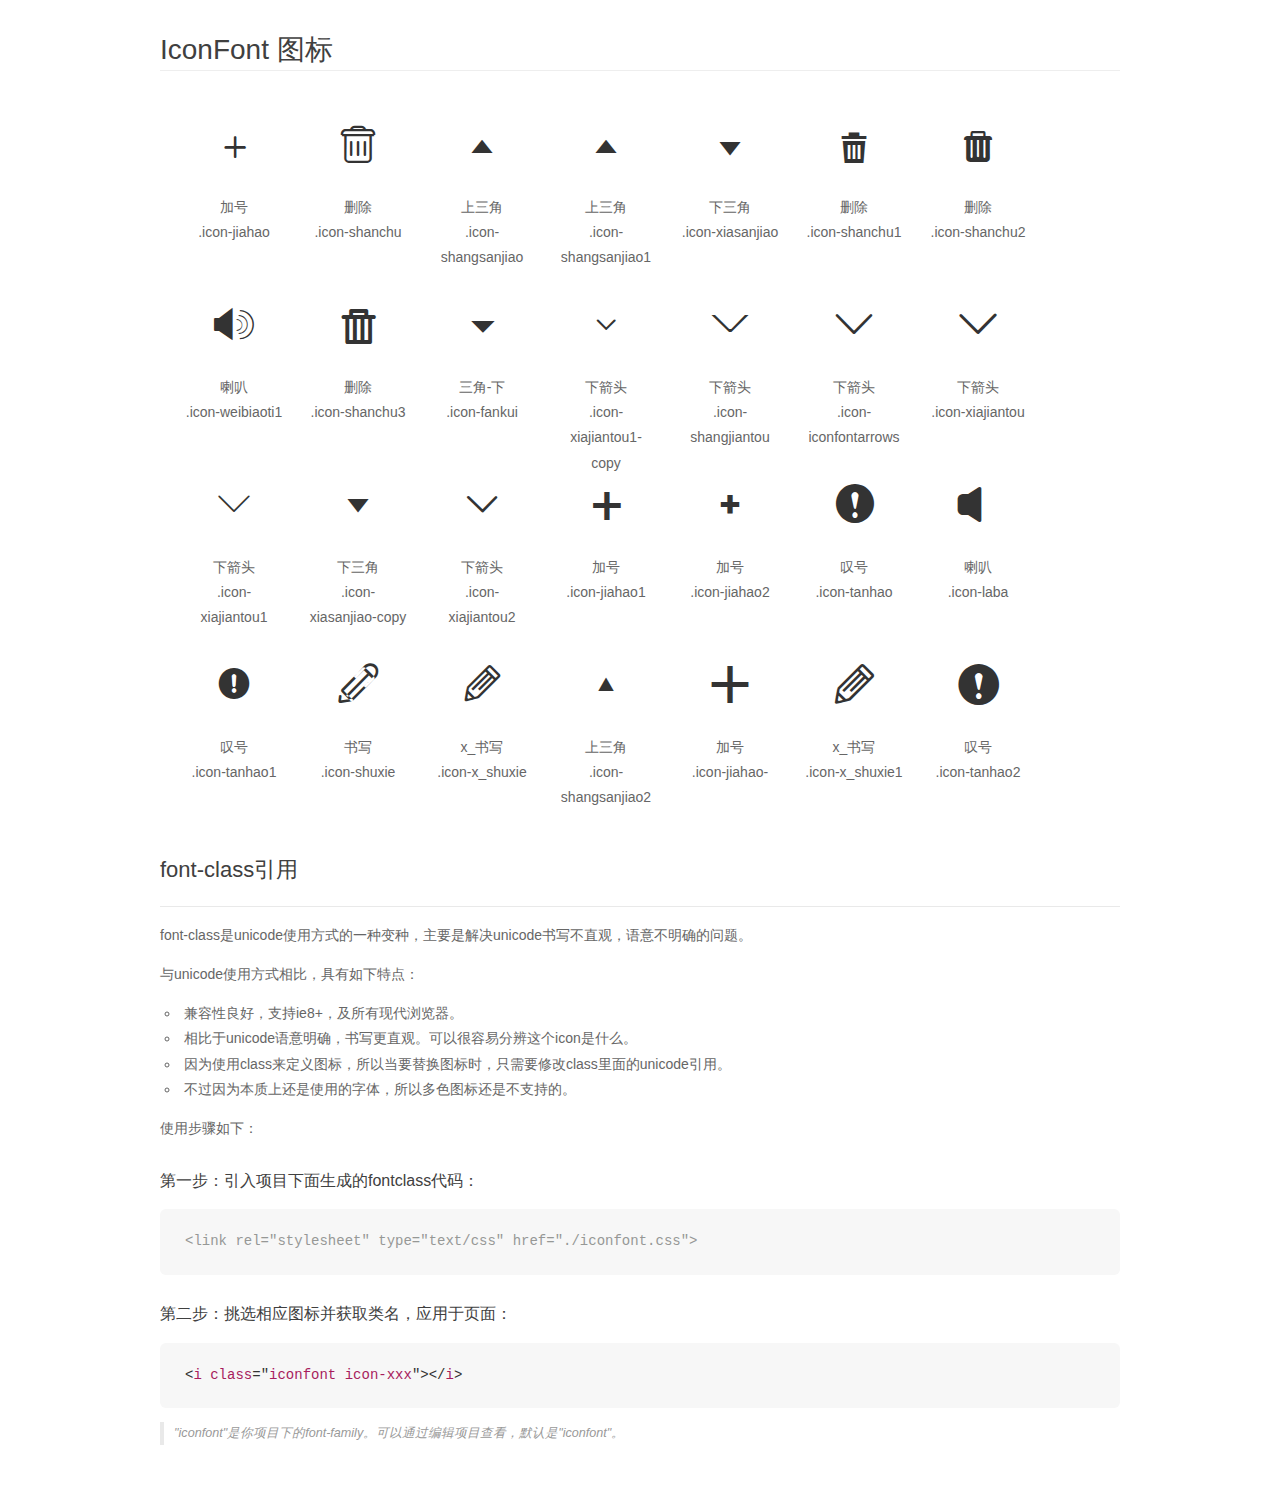
<file: style/fonts/demo_fontclass.html>
<!DOCTYPE html>
<html>
<head>
    <meta charset="utf-8"/>
    <title>IconFont</title>
    <link rel="stylesheet" href="demo.css">
    <link rel="stylesheet" href="iconfont.css">
</head>
<body>
    <div class="main markdown">
        <h1>IconFont 图标</h1>
        <ul class="icon_lists clear">
            
                <li>
                <i class="icon iconfont icon-jiahao"></i>
                    <div class="name">加号</div>
                    <div class="fontclass">.icon-jiahao</div>
                </li>
            
                <li>
                <i class="icon iconfont icon-shanchu"></i>
                    <div class="name">删除</div>
                    <div class="fontclass">.icon-shanchu</div>
                </li>
            
                <li>
                <i class="icon iconfont icon-shangsanjiao"></i>
                    <div class="name">上三角</div>
                    <div class="fontclass">.icon-shangsanjiao</div>
                </li>
            
                <li>
                <i class="icon iconfont icon-shangsanjiao1"></i>
                    <div class="name">上三角</div>
                    <div class="fontclass">.icon-shangsanjiao1</div>
                </li>
            
                <li>
                <i class="icon iconfont icon-xiasanjiao"></i>
                    <div class="name">下三角</div>
                    <div class="fontclass">.icon-xiasanjiao</div>
                </li>
            
                <li>
                <i class="icon iconfont icon-shanchu1"></i>
                    <div class="name">删除</div>
                    <div class="fontclass">.icon-shanchu1</div>
                </li>
            
                <li>
                <i class="icon iconfont icon-shanchu2"></i>
                    <div class="name">删除</div>
                    <div class="fontclass">.icon-shanchu2</div>
                </li>
            
                <li>
                <i class="icon iconfont icon-weibiaoti1"></i>
                    <div class="name">喇叭</div>
                    <div class="fontclass">.icon-weibiaoti1</div>
                </li>
            
                <li>
                <i class="icon iconfont icon-shanchu3"></i>
                    <div class="name">删除</div>
                    <div class="fontclass">.icon-shanchu3</div>
                </li>
            
                <li>
                <i class="icon iconfont icon-fankui"></i>
                    <div class="name">三角-下</div>
                    <div class="fontclass">.icon-fankui</div>
                </li>
            
                <li>
                <i class="icon iconfont icon-xiajiantou1-copy"></i>
                    <div class="name">下箭头</div>
                    <div class="fontclass">.icon-xiajiantou1-copy</div>
                </li>
            
                <li>
                <i class="icon iconfont icon-shangjiantou"></i>
                    <div class="name">下箭头</div>
                    <div class="fontclass">.icon-shangjiantou</div>
                </li>
            
                <li>
                <i class="icon iconfont icon-iconfontarrows"></i>
                    <div class="name">下箭头</div>
                    <div class="fontclass">.icon-iconfontarrows</div>
                </li>
            
                <li>
                <i class="icon iconfont icon-xiajiantou"></i>
                    <div class="name">下箭头</div>
                    <div class="fontclass">.icon-xiajiantou</div>
                </li>
            
                <li>
                <i class="icon iconfont icon-xiajiantou1"></i>
                    <div class="name">下箭头</div>
                    <div class="fontclass">.icon-xiajiantou1</div>
                </li>
            
                <li>
                <i class="icon iconfont icon-xiasanjiao-copy"></i>
                    <div class="name">下三角</div>
                    <div class="fontclass">.icon-xiasanjiao-copy</div>
                </li>
            
                <li>
                <i class="icon iconfont icon-xiajiantou2"></i>
                    <div class="name">下箭头</div>
                    <div class="fontclass">.icon-xiajiantou2</div>
                </li>
            
                <li>
                <i class="icon iconfont icon-jiahao1"></i>
                    <div class="name">加号</div>
                    <div class="fontclass">.icon-jiahao1</div>
                </li>
            
                <li>
                <i class="icon iconfont icon-jiahao2"></i>
                    <div class="name">加号</div>
                    <div class="fontclass">.icon-jiahao2</div>
                </li>
            
                <li>
                <i class="icon iconfont icon-tanhao"></i>
                    <div class="name">叹号</div>
                    <div class="fontclass">.icon-tanhao</div>
                </li>
            
                <li>
                <i class="icon iconfont icon-laba"></i>
                    <div class="name">喇叭</div>
                    <div class="fontclass">.icon-laba</div>
                </li>
            
                <li>
                <i class="icon iconfont icon-tanhao1"></i>
                    <div class="name">叹号</div>
                    <div class="fontclass">.icon-tanhao1</div>
                </li>
            
                <li>
                <i class="icon iconfont icon-shuxie"></i>
                    <div class="name">书写</div>
                    <div class="fontclass">.icon-shuxie</div>
                </li>
            
                <li>
                <i class="icon iconfont icon-x_shuxie"></i>
                    <div class="name">x_书写</div>
                    <div class="fontclass">.icon-x_shuxie</div>
                </li>
            
                <li>
                <i class="icon iconfont icon-shangsanjiao2"></i>
                    <div class="name">上三角</div>
                    <div class="fontclass">.icon-shangsanjiao2</div>
                </li>
            
                <li>
                <i class="icon iconfont icon-jiahao-"></i>
                    <div class="name">加号</div>
                    <div class="fontclass">.icon-jiahao-</div>
                </li>
            
                <li>
                <i class="icon iconfont icon-x_shuxie1"></i>
                    <div class="name">x_书写</div>
                    <div class="fontclass">.icon-x_shuxie1</div>
                </li>
            
                <li>
                <i class="icon iconfont icon-tanhao2"></i>
                    <div class="name">叹号</div>
                    <div class="fontclass">.icon-tanhao2</div>
                </li>
            
        </ul>

        <h2 id="font-class-">font-class引用</h2>
        <hr>

        <p>font-class是unicode使用方式的一种变种，主要是解决unicode书写不直观，语意不明确的问题。</p>
        <p>与unicode使用方式相比，具有如下特点：</p>
        <ul>
        <li>兼容性良好，支持ie8+，及所有现代浏览器。</li>
        <li>相比于unicode语意明确，书写更直观。可以很容易分辨这个icon是什么。</li>
        <li>因为使用class来定义图标，所以当要替换图标时，只需要修改class里面的unicode引用。</li>
        <li>不过因为本质上还是使用的字体，所以多色图标还是不支持的。</li>
        </ul>
        <p>使用步骤如下：</p>
        <h3 id="-fontclass-">第一步：引入项目下面生成的fontclass代码：</h3>


        <pre><code class="lang-js hljs javascript"><span class="hljs-comment">&lt;link rel="stylesheet" type="text/css" href="./iconfont.css"&gt;</span></code></pre>
        <h3 id="-">第二步：挑选相应图标并获取类名，应用于页面：</h3>
        <pre><code class="lang-css hljs">&lt;<span class="hljs-selector-tag">i</span> <span class="hljs-selector-tag">class</span>="<span class="hljs-selector-tag">iconfont</span> <span class="hljs-selector-tag">icon-xxx</span>"&gt;&lt;/<span class="hljs-selector-tag">i</span>&gt;</code></pre>
        <blockquote>
        <p>"iconfont"是你项目下的font-family。可以通过编辑项目查看，默认是"iconfont"。</p>
        </blockquote>
    </div>
</body>
</html>
</file>
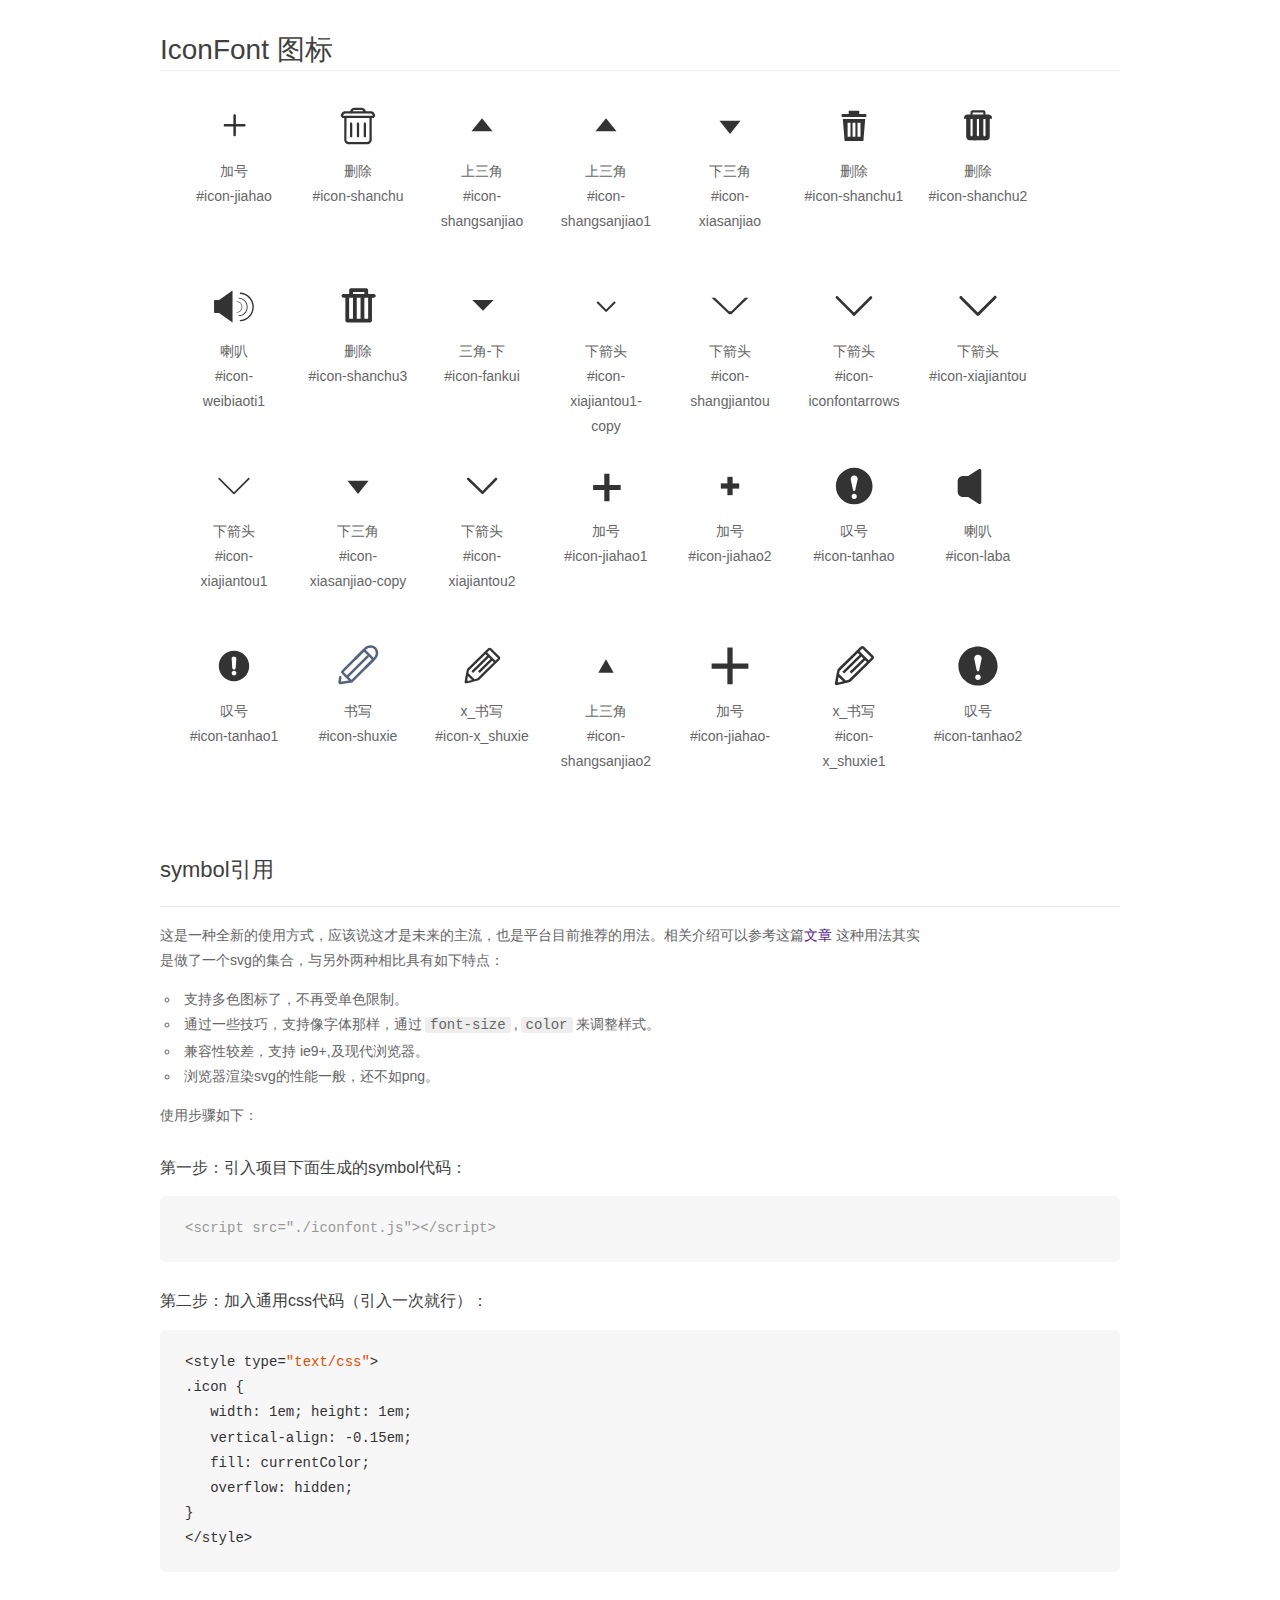
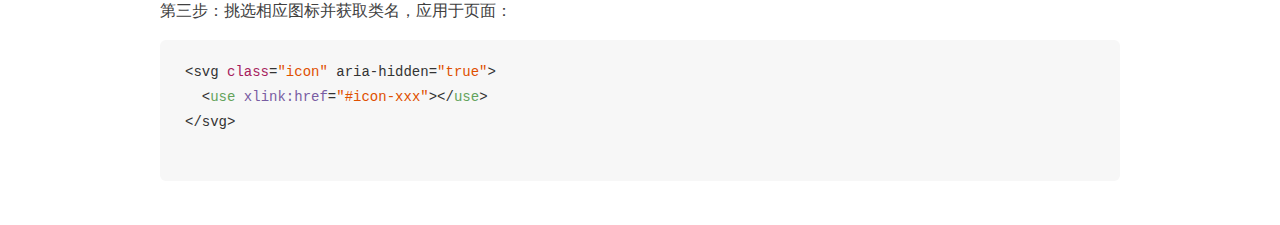
<file: style/fonts/demo_symbol.html>
<!DOCTYPE html>
<html>
<head>
    <meta charset="utf-8"/>
    <title>IconFont</title>
    <link rel="stylesheet" href="demo.css">
    <script src="iconfont.js"></script>

    <style type="text/css">
        .icon {
          /* 通过设置 font-size 来改变图标大小 */
          width: 1em; height: 1em;
          /* 图标和文字相邻时，垂直对齐 */
          vertical-align: -0.15em;
          /* 通过设置 color 来改变 SVG 的颜色/fill */
          fill: currentColor;
          /* path 和 stroke 溢出 viewBox 部分在 IE 下会显示
             normalize.css 中也包含这行 */
          overflow: hidden;
        }

    </style>
</head>
<body>
    <div class="main markdown">
        <h1>IconFont 图标</h1>
        <ul class="icon_lists clear">
            
                <li>
                    <svg class="icon" aria-hidden="true">
                        <use xlink:href="#icon-jiahao"></use>
                    </svg>
                    <div class="name">加号</div>
                    <div class="fontclass">#icon-jiahao</div>
                </li>
            
                <li>
                    <svg class="icon" aria-hidden="true">
                        <use xlink:href="#icon-shanchu"></use>
                    </svg>
                    <div class="name">删除</div>
                    <div class="fontclass">#icon-shanchu</div>
                </li>
            
                <li>
                    <svg class="icon" aria-hidden="true">
                        <use xlink:href="#icon-shangsanjiao"></use>
                    </svg>
                    <div class="name">上三角</div>
                    <div class="fontclass">#icon-shangsanjiao</div>
                </li>
            
                <li>
                    <svg class="icon" aria-hidden="true">
                        <use xlink:href="#icon-shangsanjiao1"></use>
                    </svg>
                    <div class="name">上三角</div>
                    <div class="fontclass">#icon-shangsanjiao1</div>
                </li>
            
                <li>
                    <svg class="icon" aria-hidden="true">
                        <use xlink:href="#icon-xiasanjiao"></use>
                    </svg>
                    <div class="name">下三角</div>
                    <div class="fontclass">#icon-xiasanjiao</div>
                </li>
            
                <li>
                    <svg class="icon" aria-hidden="true">
                        <use xlink:href="#icon-shanchu1"></use>
                    </svg>
                    <div class="name">删除</div>
                    <div class="fontclass">#icon-shanchu1</div>
                </li>
            
                <li>
                    <svg class="icon" aria-hidden="true">
                        <use xlink:href="#icon-shanchu2"></use>
                    </svg>
                    <div class="name">删除</div>
                    <div class="fontclass">#icon-shanchu2</div>
                </li>
            
                <li>
                    <svg class="icon" aria-hidden="true">
                        <use xlink:href="#icon-weibiaoti1"></use>
                    </svg>
                    <div class="name">喇叭</div>
                    <div class="fontclass">#icon-weibiaoti1</div>
                </li>
            
                <li>
                    <svg class="icon" aria-hidden="true">
                        <use xlink:href="#icon-shanchu3"></use>
                    </svg>
                    <div class="name">删除</div>
                    <div class="fontclass">#icon-shanchu3</div>
                </li>
            
                <li>
                    <svg class="icon" aria-hidden="true">
                        <use xlink:href="#icon-fankui"></use>
                    </svg>
                    <div class="name">三角-下</div>
                    <div class="fontclass">#icon-fankui</div>
                </li>
            
                <li>
                    <svg class="icon" aria-hidden="true">
                        <use xlink:href="#icon-xiajiantou1-copy"></use>
                    </svg>
                    <div class="name">下箭头</div>
                    <div class="fontclass">#icon-xiajiantou1-copy</div>
                </li>
            
                <li>
                    <svg class="icon" aria-hidden="true">
                        <use xlink:href="#icon-shangjiantou"></use>
                    </svg>
                    <div class="name">下箭头</div>
                    <div class="fontclass">#icon-shangjiantou</div>
                </li>
            
                <li>
                    <svg class="icon" aria-hidden="true">
                        <use xlink:href="#icon-iconfontarrows"></use>
                    </svg>
                    <div class="name">下箭头</div>
                    <div class="fontclass">#icon-iconfontarrows</div>
                </li>
            
                <li>
                    <svg class="icon" aria-hidden="true">
                        <use xlink:href="#icon-xiajiantou"></use>
                    </svg>
                    <div class="name">下箭头</div>
                    <div class="fontclass">#icon-xiajiantou</div>
                </li>
            
                <li>
                    <svg class="icon" aria-hidden="true">
                        <use xlink:href="#icon-xiajiantou1"></use>
                    </svg>
                    <div class="name">下箭头</div>
                    <div class="fontclass">#icon-xiajiantou1</div>
                </li>
            
                <li>
                    <svg class="icon" aria-hidden="true">
                        <use xlink:href="#icon-xiasanjiao-copy"></use>
                    </svg>
                    <div class="name">下三角</div>
                    <div class="fontclass">#icon-xiasanjiao-copy</div>
                </li>
            
                <li>
                    <svg class="icon" aria-hidden="true">
                        <use xlink:href="#icon-xiajiantou2"></use>
                    </svg>
                    <div class="name">下箭头</div>
                    <div class="fontclass">#icon-xiajiantou2</div>
                </li>
            
                <li>
                    <svg class="icon" aria-hidden="true">
                        <use xlink:href="#icon-jiahao1"></use>
                    </svg>
                    <div class="name">加号</div>
                    <div class="fontclass">#icon-jiahao1</div>
                </li>
            
                <li>
                    <svg class="icon" aria-hidden="true">
                        <use xlink:href="#icon-jiahao2"></use>
                    </svg>
                    <div class="name">加号</div>
                    <div class="fontclass">#icon-jiahao2</div>
                </li>
            
                <li>
                    <svg class="icon" aria-hidden="true">
                        <use xlink:href="#icon-tanhao"></use>
                    </svg>
                    <div class="name">叹号</div>
                    <div class="fontclass">#icon-tanhao</div>
                </li>
            
                <li>
                    <svg class="icon" aria-hidden="true">
                        <use xlink:href="#icon-laba"></use>
                    </svg>
                    <div class="name">喇叭</div>
                    <div class="fontclass">#icon-laba</div>
                </li>
            
                <li>
                    <svg class="icon" aria-hidden="true">
                        <use xlink:href="#icon-tanhao1"></use>
                    </svg>
                    <div class="name">叹号</div>
                    <div class="fontclass">#icon-tanhao1</div>
                </li>
            
                <li>
                    <svg class="icon" aria-hidden="true">
                        <use xlink:href="#icon-shuxie"></use>
                    </svg>
                    <div class="name">书写</div>
                    <div class="fontclass">#icon-shuxie</div>
                </li>
            
                <li>
                    <svg class="icon" aria-hidden="true">
                        <use xlink:href="#icon-x_shuxie"></use>
                    </svg>
                    <div class="name">x_书写</div>
                    <div class="fontclass">#icon-x_shuxie</div>
                </li>
            
                <li>
                    <svg class="icon" aria-hidden="true">
                        <use xlink:href="#icon-shangsanjiao2"></use>
                    </svg>
                    <div class="name">上三角</div>
                    <div class="fontclass">#icon-shangsanjiao2</div>
                </li>
            
                <li>
                    <svg class="icon" aria-hidden="true">
                        <use xlink:href="#icon-jiahao-"></use>
                    </svg>
                    <div class="name">加号</div>
                    <div class="fontclass">#icon-jiahao-</div>
                </li>
            
                <li>
                    <svg class="icon" aria-hidden="true">
                        <use xlink:href="#icon-x_shuxie1"></use>
                    </svg>
                    <div class="name">x_书写</div>
                    <div class="fontclass">#icon-x_shuxie1</div>
                </li>
            
                <li>
                    <svg class="icon" aria-hidden="true">
                        <use xlink:href="#icon-tanhao2"></use>
                    </svg>
                    <div class="name">叹号</div>
                    <div class="fontclass">#icon-tanhao2</div>
                </li>
            
        </ul>


        <h2 id="symbol-">symbol引用</h2>
        <hr>

        <p>这是一种全新的使用方式，应该说这才是未来的主流，也是平台目前推荐的用法。相关介绍可以参考这篇<a href="">文章</a>
        这种用法其实是做了一个svg的集合，与另外两种相比具有如下特点：</p>
        <ul>
          <li>支持多色图标了，不再受单色限制。</li>
          <li>通过一些技巧，支持像字体那样，通过<code>font-size</code>,<code>color</code>来调整样式。</li>
          <li>兼容性较差，支持 ie9+,及现代浏览器。</li>
          <li>浏览器渲染svg的性能一般，还不如png。</li>
        </ul>
        <p>使用步骤如下：</p>
        <h3 id="-symbol-">第一步：引入项目下面生成的symbol代码：</h3>
        <pre><code class="lang-js hljs javascript"><span class="hljs-comment">&lt;script src="./iconfont.js"&gt;&lt;/script&gt;</span></code></pre>
        <h3 id="-css-">第二步：加入通用css代码（引入一次就行）：</h3>
        <pre><code class="lang-js hljs javascript">&lt;style type=<span class="hljs-string">"text/css"</span>&gt;
.icon {
   width: <span class="hljs-number">1</span>em; height: <span class="hljs-number">1</span>em;
   vertical-align: <span class="hljs-number">-0.15</span>em;
   fill: currentColor;
   overflow: hidden;
}
&lt;<span class="hljs-regexp">/style&gt;</span></code></pre>
        <h3 id="-">第三步：挑选相应图标并获取类名，应用于页面：</h3>
        <pre><code class="lang-js hljs javascript">&lt;svg <span class="hljs-class"><span class="hljs-keyword">class</span></span>=<span class="hljs-string">"icon"</span> aria-hidden=<span class="hljs-string">"true"</span>&gt;<span class="xml"><span class="hljs-tag">
  &lt;<span class="hljs-name">use</span> <span class="hljs-attr">xlink:href</span>=<span class="hljs-string">"#icon-xxx"</span>&gt;</span><span class="hljs-tag">&lt;/<span class="hljs-name">use</span>&gt;</span>
</span>&lt;<span class="hljs-regexp">/svg&gt;
        </span></code></pre>
    </div>
</body>
</html>
</file>
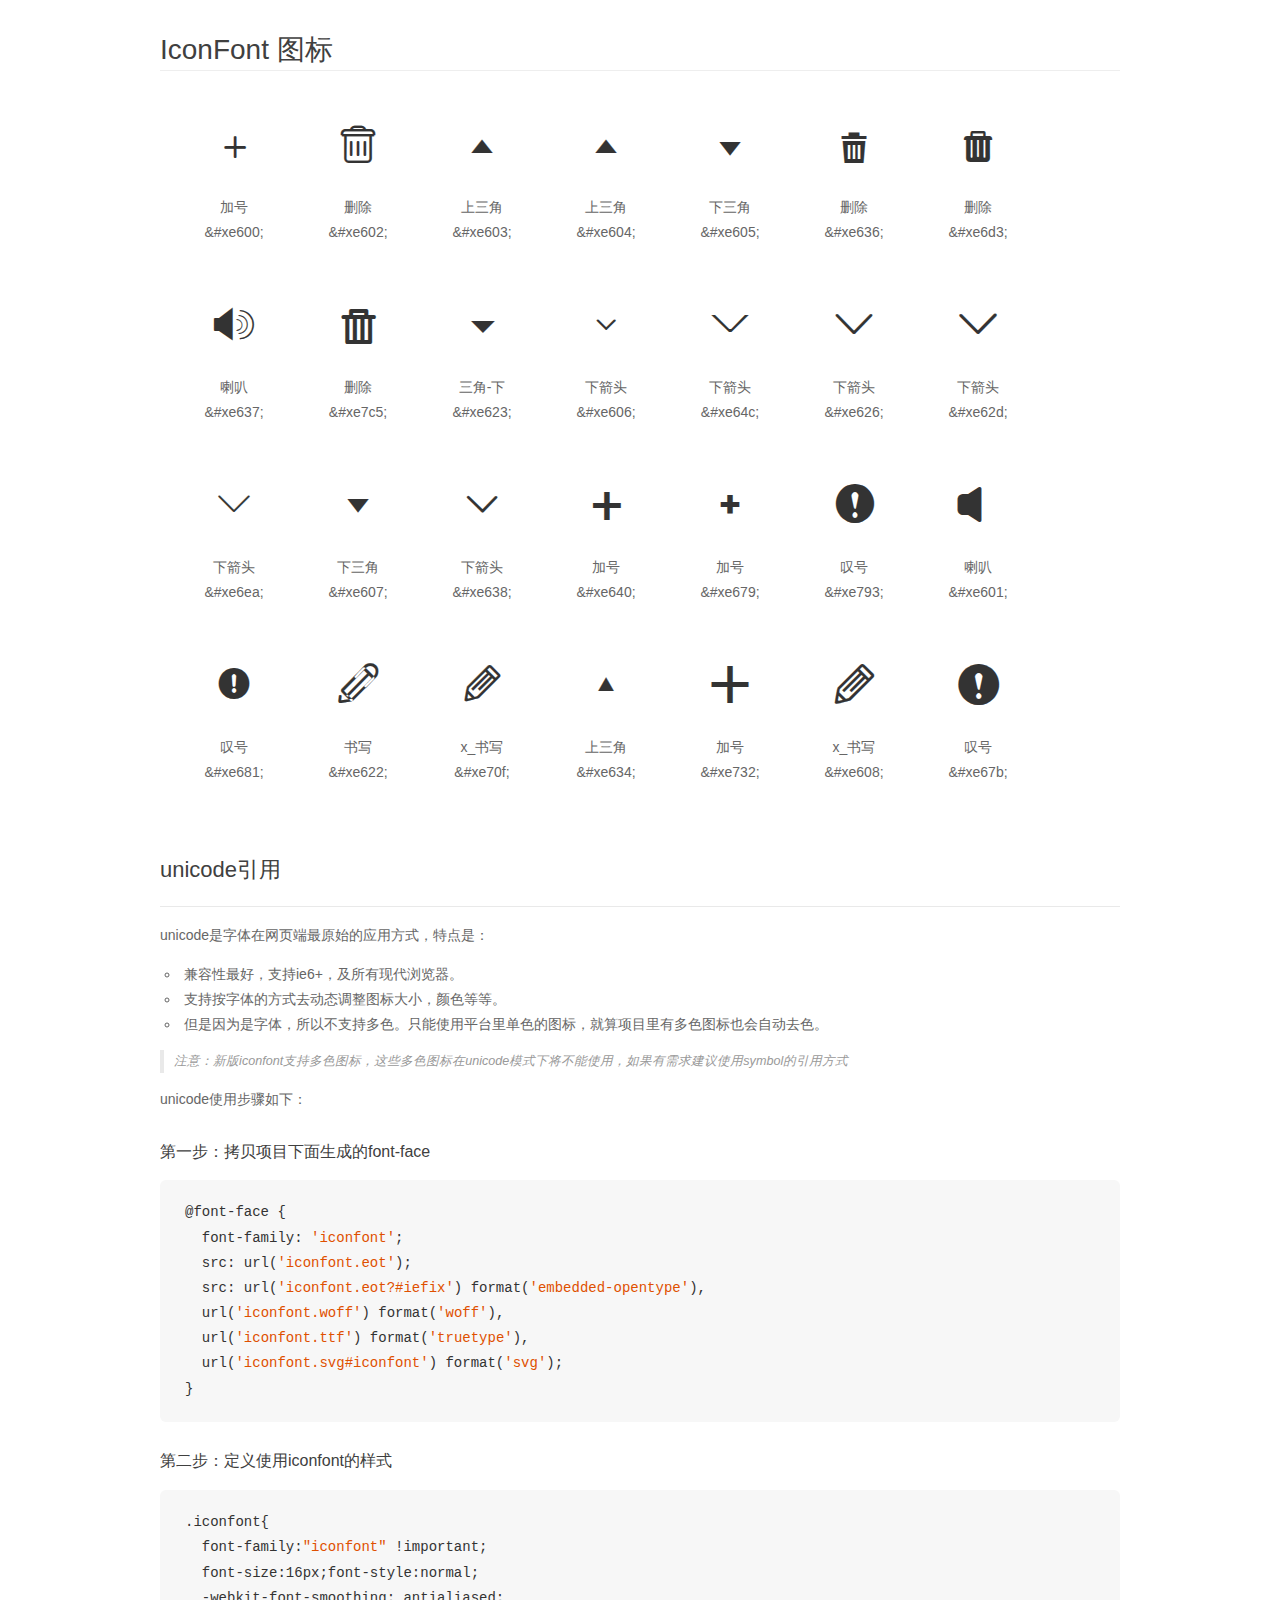
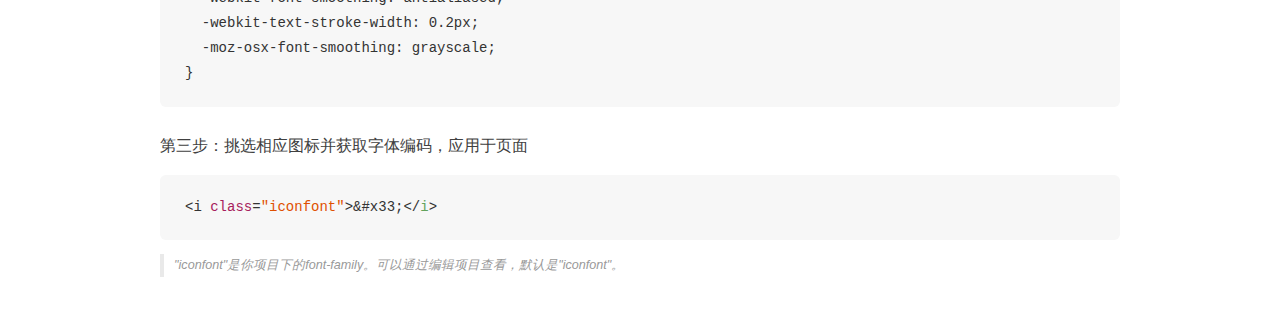
<file: style/fonts/demo_unicode.html>
<!DOCTYPE html>
<html>
<head>
    <meta charset="utf-8"/>
    <title>IconFont</title>
    <link rel="stylesheet" href="demo.css">

    <style type="text/css">

        @font-face {font-family: "iconfont";
          src: url('iconfont.eot'); /* IE9*/
          src: url('iconfont.eot#iefix') format('embedded-opentype'), /* IE6-IE8 */
          url('iconfont.woff') format('woff'), /* chrome, firefox */
          url('iconfont.ttf') format('truetype'), /* chrome, firefox, opera, Safari, Android, iOS 4.2+*/
          url('iconfont.svg#iconfont') format('svg'); /* iOS 4.1- */
        }

        .iconfont {
          font-family:"iconfont" !important;
          font-size:16px;
          font-style:normal;
          -webkit-font-smoothing: antialiased;
          -webkit-text-stroke-width: 0.2px;
          -moz-osx-font-smoothing: grayscale;
        }

    </style>
</head>
<body>
    <div class="main markdown">
        <h1>IconFont 图标</h1>
        <ul class="icon_lists clear">
            
                <li>
                <i class="icon iconfont">&#xe600;</i>
                    <div class="name">加号</div>
                    <div class="code">&amp;#xe600;</div>
                </li>
            
                <li>
                <i class="icon iconfont">&#xe602;</i>
                    <div class="name">删除</div>
                    <div class="code">&amp;#xe602;</div>
                </li>
            
                <li>
                <i class="icon iconfont">&#xe603;</i>
                    <div class="name">上三角</div>
                    <div class="code">&amp;#xe603;</div>
                </li>
            
                <li>
                <i class="icon iconfont">&#xe604;</i>
                    <div class="name">上三角</div>
                    <div class="code">&amp;#xe604;</div>
                </li>
            
                <li>
                <i class="icon iconfont">&#xe605;</i>
                    <div class="name">下三角</div>
                    <div class="code">&amp;#xe605;</div>
                </li>
            
                <li>
                <i class="icon iconfont">&#xe636;</i>
                    <div class="name">删除</div>
                    <div class="code">&amp;#xe636;</div>
                </li>
            
                <li>
                <i class="icon iconfont">&#xe6d3;</i>
                    <div class="name">删除</div>
                    <div class="code">&amp;#xe6d3;</div>
                </li>
            
                <li>
                <i class="icon iconfont">&#xe637;</i>
                    <div class="name">喇叭</div>
                    <div class="code">&amp;#xe637;</div>
                </li>
            
                <li>
                <i class="icon iconfont">&#xe7c5;</i>
                    <div class="name">删除</div>
                    <div class="code">&amp;#xe7c5;</div>
                </li>
            
                <li>
                <i class="icon iconfont">&#xe623;</i>
                    <div class="name">三角-下</div>
                    <div class="code">&amp;#xe623;</div>
                </li>
            
                <li>
                <i class="icon iconfont">&#xe606;</i>
                    <div class="name">下箭头</div>
                    <div class="code">&amp;#xe606;</div>
                </li>
            
                <li>
                <i class="icon iconfont">&#xe64c;</i>
                    <div class="name">下箭头</div>
                    <div class="code">&amp;#xe64c;</div>
                </li>
            
                <li>
                <i class="icon iconfont">&#xe626;</i>
                    <div class="name">下箭头</div>
                    <div class="code">&amp;#xe626;</div>
                </li>
            
                <li>
                <i class="icon iconfont">&#xe62d;</i>
                    <div class="name">下箭头</div>
                    <div class="code">&amp;#xe62d;</div>
                </li>
            
                <li>
                <i class="icon iconfont">&#xe6ea;</i>
                    <div class="name">下箭头</div>
                    <div class="code">&amp;#xe6ea;</div>
                </li>
            
                <li>
                <i class="icon iconfont">&#xe607;</i>
                    <div class="name">下三角</div>
                    <div class="code">&amp;#xe607;</div>
                </li>
            
                <li>
                <i class="icon iconfont">&#xe638;</i>
                    <div class="name">下箭头</div>
                    <div class="code">&amp;#xe638;</div>
                </li>
            
                <li>
                <i class="icon iconfont">&#xe640;</i>
                    <div class="name">加号</div>
                    <div class="code">&amp;#xe640;</div>
                </li>
            
                <li>
                <i class="icon iconfont">&#xe679;</i>
                    <div class="name">加号</div>
                    <div class="code">&amp;#xe679;</div>
                </li>
            
                <li>
                <i class="icon iconfont">&#xe793;</i>
                    <div class="name">叹号</div>
                    <div class="code">&amp;#xe793;</div>
                </li>
            
                <li>
                <i class="icon iconfont">&#xe601;</i>
                    <div class="name">喇叭</div>
                    <div class="code">&amp;#xe601;</div>
                </li>
            
                <li>
                <i class="icon iconfont">&#xe681;</i>
                    <div class="name">叹号</div>
                    <div class="code">&amp;#xe681;</div>
                </li>
            
                <li>
                <i class="icon iconfont">&#xe622;</i>
                    <div class="name">书写</div>
                    <div class="code">&amp;#xe622;</div>
                </li>
            
                <li>
                <i class="icon iconfont">&#xe70f;</i>
                    <div class="name">x_书写</div>
                    <div class="code">&amp;#xe70f;</div>
                </li>
            
                <li>
                <i class="icon iconfont">&#xe634;</i>
                    <div class="name">上三角</div>
                    <div class="code">&amp;#xe634;</div>
                </li>
            
                <li>
                <i class="icon iconfont">&#xe732;</i>
                    <div class="name">加号</div>
                    <div class="code">&amp;#xe732;</div>
                </li>
            
                <li>
                <i class="icon iconfont">&#xe608;</i>
                    <div class="name">x_书写</div>
                    <div class="code">&amp;#xe608;</div>
                </li>
            
                <li>
                <i class="icon iconfont">&#xe67b;</i>
                    <div class="name">叹号</div>
                    <div class="code">&amp;#xe67b;</div>
                </li>
            
        </ul>
        <h2 id="unicode-">unicode引用</h2>
        <hr>

        <p>unicode是字体在网页端最原始的应用方式，特点是：</p>
        <ul>
        <li>兼容性最好，支持ie6+，及所有现代浏览器。</li>
        <li>支持按字体的方式去动态调整图标大小，颜色等等。</li>
        <li>但是因为是字体，所以不支持多色。只能使用平台里单色的图标，就算项目里有多色图标也会自动去色。</li>
        </ul>
        <blockquote>
        <p>注意：新版iconfont支持多色图标，这些多色图标在unicode模式下将不能使用，如果有需求建议使用symbol的引用方式</p>
        </blockquote>
        <p>unicode使用步骤如下：</p>
        <h3 id="-font-face">第一步：拷贝项目下面生成的font-face</h3>
        <pre><code class="lang-js hljs javascript">@font-face {
  font-family: <span class="hljs-string">'iconfont'</span>;
  src: url(<span class="hljs-string">'iconfont.eot'</span>);
  src: url(<span class="hljs-string">'iconfont.eot?#iefix'</span>) format(<span class="hljs-string">'embedded-opentype'</span>),
  url(<span class="hljs-string">'iconfont.woff'</span>) format(<span class="hljs-string">'woff'</span>),
  url(<span class="hljs-string">'iconfont.ttf'</span>) format(<span class="hljs-string">'truetype'</span>),
  url(<span class="hljs-string">'iconfont.svg#iconfont'</span>) format(<span class="hljs-string">'svg'</span>);
}
</code></pre>
        <h3 id="-iconfont-">第二步：定义使用iconfont的样式</h3>
        <pre><code class="lang-js hljs javascript">.iconfont{
  font-family:<span class="hljs-string">"iconfont"</span> !important;
  font-size:<span class="hljs-number">16</span>px;font-style:normal;
  -webkit-font-smoothing: antialiased;
  -webkit-text-stroke-width: <span class="hljs-number">0.2</span>px;
  -moz-osx-font-smoothing: grayscale;
}
</code></pre>
        <h3 id="-">第三步：挑选相应图标并获取字体编码，应用于页面</h3>
        <pre><code class="lang-js hljs javascript">&lt;i <span class="hljs-class"><span class="hljs-keyword">class</span></span>=<span class="hljs-string">"iconfont"</span>&gt;&amp;#x33;<span class="xml"><span class="hljs-tag">&lt;/<span class="hljs-name">i</span>&gt;</span></span></code></pre>

        <blockquote>
        <p>"iconfont"是你项目下的font-family。可以通过编辑项目查看，默认是"iconfont"。</p>
        </blockquote>
    </div>


</body>
</html>
</file>
<file: style/pagination.css>
@charset "UTF-8";
.demo-image{
    width: 100%;
}
.M-box,.M-box1,.M-box2,.M-box3,.M-box4{
	position: relative;
    text-align: center;
  	zoom: 1;
}
.M-box:before,.M-box:after,.M-box1:before,.M-box1:after ,.M-box2:before,.M-box2:after ,.M-box3:before,.M-box3:after,.M-box4:before,.M-box4:after{
    content:"";
    display:table;
}
.M-box:after,.M-box1:after,.M-box2:after,.M-box3:after,.M-box4:after{
	clear:both;
	overflow:hidden;
}
.M-box span,.M-box1 span,.M-box2 span,.M-box3 span,.M-box4 span{
	float: left;
	margin:0 5px;
	width: 38px;
    height: 38px;
    line-height: 38px;
    color: #bdbdbd;
    font-size: 14px;
}
.M-box .active,.M-box1 .active,.M-box2 .active,.M-box3 .active,.M-box4 .active{
	float: left;
	margin:0 5px;
	width: 38px;
    height: 38px;
    line-height: 38px;
    background: #e91e63;
    color: #fff;
    font-size: 14px;
    border: 1px solid #e91e63;
}
.M-box a,.M-box1 a,.M-box2 a,.M-box3 a,.M-box4 a{
	float: left;
	margin:0 5px;
	width: 38px;
    height: 38px;
    line-height: 38px;
    background: #fff;
    border: 1px solid #ebebeb;
    color: #bdbdbd;
    font-size: 14px;
}
.M-box a:hover,.M-box1 a:hover,.M-box2 a:hover,.M-box3 a:hover,.M-box4 a:hover{
	color:#fff;
    background: #e91e63;
}
.M-box .next,.M-box .prev,.M-box1 .next,.M-box1 .prev{
	font-family: "Simsun";
    font-size: 16px;
    font-weight: bold;
}
.now,.count{
	padding:0 5px;
	color:#f00;
}
.eg img{
	max-width: 800px;
	min-height: 500px;
}
.M-box input{
      float: left;
     margin:0 5px;
    width: 38px;
     height: 38px;
     line-height: 38px;
     text-align: center;
     background: #fff;
     border: 1px solid #ebebeb;
     outline: none;
     color: #bdbdbd;
     font-size: 14px;
}
</file>
<file: style/global.css>
﻿
</file>
<file: style/fonts/iconfont.css>
@font-face {font-family: "iconfont";
  src: url('iconfont.eot?t=1491652049483'); /* IE9*/
  src: url('iconfont.eot?t=1491652049483#iefix') format('embedded-opentype'), /* IE6-IE8 */
  url('iconfont.woff?t=1491652049483') format('woff'), /* chrome, firefox */
  url('iconfont.ttf?t=1491652049483') format('truetype'), /* chrome, firefox, opera, Safari, Android, iOS 4.2+*/
  url('iconfont.svg?t=1491652049483#iconfont') format('svg'); /* iOS 4.1- */
}

.iconfont {
  font-family:"iconfont" !important;
  font-size:16px;
  font-style:normal;
  -webkit-font-smoothing: antialiased;
  -moz-osx-font-smoothing: grayscale;
}

.icon-jiahao:before { content: "\e600"; }

.icon-shanchu:before { content: "\e602"; }

.icon-shangsanjiao:before { content: "\e603"; }

.icon-shangsanjiao1:before { content: "\e604"; }

.icon-xiasanjiao:before { content: "\e605"; }

.icon-shanchu1:before { content: "\e636"; }

.icon-shanchu2:before { content: "\e6d3"; }

.icon-weibiaoti1:before { content: "\e637"; }

.icon-shanchu3:before { content: "\e7c5"; }

.icon-fankui:before { content: "\e623"; }

.icon-xiajiantou1-copy:before { content: "\e606"; }

.icon-shangjiantou:before { content: "\e64c"; }

.icon-iconfontarrows:before { content: "\e626"; }

.icon-xiajiantou:before { content: "\e62d"; }

.icon-xiajiantou1:before { content: "\e6ea"; }

.icon-xiasanjiao-copy:before { content: "\e607"; }

.icon-xiajiantou2:before { content: "\e638"; }

.icon-jiahao1:before { content: "\e640"; }

.icon-jiahao2:before { content: "\e679"; }

.icon-tanhao:before { content: "\e793"; }

.icon-laba:before { content: "\e601"; }

.icon-tanhao1:before { content: "\e681"; }

.icon-shuxie:before { content: "\e622"; }

.icon-x_shuxie:before { content: "\e70f"; }

.icon-shangsanjiao2:before { content: "\e634"; }

.icon-jiahao-:before { content: "\e732"; }

.icon-x_shuxie1:before { content: "\e608"; }

.icon-tanhao2:before { content: "\e67b"; }
</file>
<file: style/index.css>
﻿a{
	text-decoration: none;
}
.top{
	height:30px;
	background: #fff;
}
.inner{
	width: 1190px;
	margin:0 auto;
}
.huanybox{
	padding-top:5px;
}
.huanybox span{
	display: inline-block;
	font-size: 12px;
	line-height: 22px;
	color: #828386;
}

.huanybox a{
	display: inline-block;
	font-size: 12px;
	line-height: 22px;
	color: #828386;
	margin-left: 20px;
}
.topnav ul li{
	float: left;
}
.topnav ul li a{
	display: block;
	color: #818385;
	line-height:30px;
	padding: 0px 18px;
	font-size: 12px;
	position: relative;
}
.topnav ul li em.iconfont{
	display: inline-block;
	line-height:30px;
	font-size:20px;
	position: absolute;
	right:-3px;
	top:0px;
	color: #333;
}
.topnav ul li a span{
	display: inline-block;
	width:1px;
	height: 12px;
	font-size:0px;
	background: #818385;
	position: absolute;
	right:-6px;
	top:50%;
	margin-top: -6px;
}

.topbannx{
	height:80px;
	background:#0085d7;
}
.logo h1{
	font-size: 35px;
	line-height: 80px;
	color: #fff;
}

.mianav ul li{
	float: left;
	margin:0px 20px;
}
.mianav ul li a{
	display: block;
	position: relative;
	color: #fff;
	font-size:16px;
	line-height: 80px;
}
.xiaobox{
	display:inline-block;
	width:24px;
	height: 23px;
	position: absolute;
	right:-25px;
	top:12px;
	text-align: center;
	line-height: 23px;
	color: #000;
	font-size: 12px;
	font-weight: bold;
	background:url(../images/mx1.png) no-repeat center center;
}

.banner{
	background:#f5f5f5;
	padding-top:20px;
	padding-bottom: 80px;
}

.leftnav{
	width:240px;
	min-height:1565px;
	height: 100%;
	background:#fff;
	border:1px solid #ebebeb
}
.title{
	font-weight: bold;
	line-height: 50px;
	padding-left:20px;
	color: #555;
	border-bottom:1px solid #ebebeb
}
.navmall ul li a{
	display: block;
	line-height:40px;
	color: #555;
	padding-left: 56px;
}
.inmaslt ul li.cur a{
	color: #fff;
	background:#0085d7;
}

.main_conter{
	width:930px;
	background:#fff;
	min-height:1565px; 
}

.itembox{
	padding:0px 15px;
	background:#fff;
}

.shanbox{
	padding-right:15px;
	padding-top:14px;
}
.shanbox em{
	display: inline-block;
	width: 33px;
	height: 33px;
	border:1px solid #ccc;
	text-align: center;
	float: left;
	cursor: pointer;
}
.shanbox em.last{
	border-left:none;
}
.shanbox em.iconfont{
	display: inline-block;
	color:#2284dc;
	line-height:33px;
}
.main_item{
	padding:14px 26px;
}
.leftitem a{
	display: block;
	border:1px solid #eee;
	width:98px;
	height:98px;
	text-align: center;
}
.leftitem a img{
	display: block;
	width:100%;
	height: 100%;
}
.rightitem{
	width:735px;
}
.rightitem h2{
	font-weight: bold;
	color:#333;
}
.zhanul ul{
	padding:12px 0px;
}
.zhanul ul:first-child{
	border-bottom:1px solid #eee;
}
.zhanul ul li{
	float: left;
	padding:0px 20px;
	line-height: 15px;
	color:#333;
	border-right:1px solid #333;
}
.zhanul ul li:first-child{
	padding-left:0px;
}
.zhanul ul li.last{
	border: none;
}

.shaobxo{
	margin-top:18px;
}
.shaobxo p{
	background:#fafafa;
	padding:6px 16px;
	border:1px solid #eee;
	line-height: 28px;
	color: #333;
}
.mallsvt{
	border-bottom:1px dashed #ddd;
}
.mallsvt .titlems{
	color: #333;
	font-size:16px;
	line-height:36px;
	font-weight: bold;
	padding:16px 26px;
}
.mastvt{
	padding-top:16px;
	padding-right:26px;
}
.mastvt a{
	display: inline-block;
	line-height: 33px;
	padding: 0px 10px;
	border:1px solid #ccc;
	color:#0085d7;
}
.mastvt a em.iconfont{
	display: inline-block;
	line-height:33px;
}

.inpubox>ul>li{
	float: left;
	margin-right:18px;
	margin-top: 18px;
	position: relative;
}
.hotmall{
	padding:20px 26px;
}
.sixmall{
	border:1px solid #0185d7;
	padding:0px 30px;
	padding-top: 30px;
}
.inpubox>ul>li label{
	display: inline-block;
	width:48px;
	text-align: right;
	padding-right:15px;
	line-height: 35px;
	background:url(../images/dian.png) no-repeat right center; 
}

.lxinput{
	display:inline-block;
	width:160px;
	height: 35px;
	border:1px solid #eee;
	outline: none;
	padding:0px 5px;
	line-height: 35px;
}
.xialap.iconfont{
	display: inline-block;
	color: #ccc;
	position: absolute;
	line-height:35px;
	right:5px;
	top:0px;
	cursor: pointer;
	font-size:20px;
}

.xialabox{
	width:170px;
	position: absolute;
	right:3px;
	top:37px;
	background:#fff;
	z-index: 675765;
	border:1px solid #eee;
	text-align: center;
	display: none;
}
.xialabox.cur{
	display: block;
}
.xialabox p:hover{
	background:#ccc;
	cursor: pointer;
}

.baocun{
	/*text-align: center;*/
	padding:30px 0px;
	padding-left:120px;
}
.baocun a{
	display: inline-block;
	width:162px;
	height: 39px;
	border:1px solid #ccc;
	text-align: center;
	line-height: 39px;
	border-radius: 3px;
	color:#666;
	font-weight: bold;
	margin:0px 20px;
}
.baocun a.cur{
	background:#0085d7;
	color:#fff;
}
.biaobox{
	padding:28px 0px;
}
.biaobox ul li{
	float: left;
	text-align: center;
	line-height:40px;
	color:#666;
	border-right:1px solid #ddd;
	border-bottom:1px solid #ddd;
}
.biaobox ul:first-child{
	border-top:1px solid #ddd;
	/*border-left:1px solid #ddd;*/
}
.biaobox ul{
	/*border-top:1px solid #ddd;*/
	border-left:1px solid #ddd;
}
.biaobox ul li.last em.iconfont{
	display:inline-block;
	color:#0085d7;
	cursor:pointer;
	font-size: 15px;
	margin:0px 2px;
}

.biaobox ul.colorul li{
	color:#333;
}

.fujianbox ul li{
	float: left;
	/*width:335px;*/
	padding:8px 0px;
	padding-left:26px;
	background:#f5f5f5;
	border:1px solid #ddd;
	margin-bottom:10px;
}
.fujianbox ul li.rbdn{
	border-right:none;
}
.fujianbox ul li.lbdn{
	border-left:none;
	padding-right:80px;
}
.fujianbox ul li label{
	float: left;
	line-height:35px;
	margin-right:5px;
}
.fujianbox ul li label em{
	color:#fe6400;
}
.lxinputx1{
	display: inline-block;
	width:190px;
	padding:0px 5px;
	line-height:35px;
	border:1px solid #ddd;
	float: left;
	outline: none;
	color:#666;
}
.chuana{
	display: inline-block;
	line-height: 35px;
	width:90px;
	border:1px solid #ddd;
	text-align: center;
	float: left;
	position: relative;
}

.pic{
	width:150px;
	height:150px;
	text-align: center;
	display:table;
	background:#fafafa;
	border:1px solid #ddd;
	position: relative;
}
.pic a{
	width:150px;
	height:150px;
	text-align: center;
	display:table-cell;
	vertical-align: middle; 
}
.zhizhao{
	padding:26px 0px;
}
.zhizhao ul li{
	float: left;
	margin-right:30px;
	width:150px;
	text-align: center;
}
.zhezhao{
	width:100%;
	height:28px;
	position: absolute;
	left:0px;
	bottom:0px;
	background:rgba(166,157,157,0.5);
	display: none;
}
.zhezhao span{
	display:block;
	text-align: center;
	line-height: 28px;
	color:#3333ff;
	cursor: pointer;
}
.zhizhao ul li:hover .zhezhao{
	display: block;
}

.rshubox{
	text-align: center;
	line-height:40px;
	font-weight: bold;
	color:#333;
}

.qiebox{
	background:#fff;
	display: none;
}

.qiebox.cur{
	display: block;
}

.inerfon{
	padding-left: 26px;
	padding-bottom: 16px;
	border-bottom:1px solid #ccc;
}

.jixin{
	font-weight: bold;
	line-height:40px;
	color: #666;
}

.lxinputbox{
	width:700px;
}

.konwen{
	display: inline-block;
	line-height: 35px;
	color:#818385;
}

.inpuboxmall ul li label{
	display: inline-block;
	width:56px;
}

.lxinputbox2{
	width: 300px;
}

.xialabox2{
	width:310px;
	right:0px;
}

.lebwen{
	color:#666;
}
.xuanpic{
	padding-left:84px;
}

.infoxuan{
	background:#f5f5f5;
	width:700px;
	padding-left:20px;
}

.xuanchuan{
	padding-top: 10px;
}
.xuanchuan span{
	display: inline-block;
	line-height: 46px;
	color:#666;
}
.xuanchuan a{
	display: inline-block;
	line-height: 46px;
	color:#666;
	line-height:46px;
	border:1px solid #ddd;
	border-radius:3px;
	text-align: center;
	width:80px;
	background: linear-gradient(top,#f8f8f8,#f5f5f5);
    background: -ms-linear-gradient(top,#f8f8f8,#f5f5f5);
    background: -webkit-linear-gradient(top,#f8f8f8,#f5f5f5);
    background: -o-linear-gradient(top,#f8f8f8,#f5f5f5);
    background: -moz-linear-gradient(top,#f8f8f8,#f5f5f5);
}
.xpicmall{
	padding:18px 0px;
}
.xpicmall ul li{
	float: left;
	width: 120px;
	height:120px;
	position: relative;
	text-align: center;
	display:table;
	border:1px solid #ddd;
	margin-right:18px;
}
.xpicmall ul li a{
	display:table-cell;
	width:120px;
	height:120px;
	text-align: center;
	vertical-align: middle;
}
.xpicmall ul li:hover .zhezhao{
	display: block;
}

.zhezhao2{
	background:rgba(225,225,225,0.8);
}

.liuyan{
	display: inline-block;
	width:700px;
	margin-left: 12px;
	height: 150px;
	resize: none;
	outline: none;
	padding:10px;
	color:#818385;
}

.infomvst ul li{
	float: left;
	text-align: center;
	padding:18px 12px;
	padding-bottom: 0px;
	height:50px;
	line-height:34px;
	border-right:1px solid #ddd;
	border-bottom:1px solid #ddd;
}
.infomvst ul li.last{
	padding-top:8px;
	height:60px;
}
.liesmall{
	padding-left: 84px;
}
.infomvst ul.first{
	background:#fafafa;
	border-top:1px solid #ddd;
}
.infomvst ul{
	border-left:1px solid #ddd;
}

.ifonput{
	width:149px;
	padding:0px 5px;
	line-height:34px;
	height: 34px;
	border:1px solid #ddd;
	outline: none;
}
.chufox{
	margin-right:22px;
	padding-top:10px;
}
.chufox a{
	display: inline-block;
	line-height: 31px;
	color:#666;
	width: 80px;
	line-height:31px;
	border:1px solid #ddd;
	border-radius:3px;
	text-align: center;
	background: linear-gradient(top,#f8f8f8,#f5f5f5);
    background: -ms-linear-gradient(top,#f8f8f8,#f5f5f5);
    background: -webkit-linear-gradient(top,#f8f8f8,#f5f5f5);
    background: -o-linear-gradient(top,#f8f8f8,#f5f5f5);
    background: -moz-linear-gradient(top,#f8f8f8,#f5f5f5);
}

.infopic{
	width:54px;
	height: 54px;
	border:1px solid #ddd;
}
.infopic img{
	display: block;
	width:100%;
	height:100%;
}

.shanpan{
	padding:12px 8px;
}
.shanpan span{
	display: inline-block;
	color:#0085d7;
	cursor: pointer;
}
.infomvstx3{
	margin-left:12px;
}

.zhispan{
	display: inline-block;
	line-height: 35px;
	float: left;
	padding:0px 20px;
}

.cunboxll{
	width:235px;
	height:35px;
	border:1px solid #ddd;
	background:#f5f5f5;
	margin-left: 12px;
}
.cunboxll input{
	display: inline-block;
	border: none;
	outline: none;
	background:#f5f5f5;
	width:186px;
	padding-left: 12px;
	line-height: 35px;
	border-right:1px solid #ddd;
}
.cunboxll span{
	display: inline-block;
	text-align: center;
	width:32px;
	line-height: 35px;
	color:#666;
}

.canxinbox{
	padding-left: 26px;
	padding-right:86px;
	background:#fff;
}

.foxinmall{
	margin-left:15px;
	width:720px;
}

.leftxin{
	padding: 15px 0px;
}

.leftdiaxp{
	line-height:35px;
	padding-right:15px;
	width:60px;
	text-align: right;
	background:url(../images/dian.png) no-repeat right center;
}
.puallsix{
	padding: 12px;
	padding-bottom: 0px;
	background:#f5f5f5;
}
.puallsix ul li{
	float: left;
	width:70px;
	padding-left:36px;
	margin-right:40px;
	line-height: 30px;
	margin-bottom: 20px;
	cursor: pointer;
	background:url(../images/xm2.png) no-repeat left center;
}
.puallsix ul li.cur{
	background:url(../images/xm1.png) no-repeat left center;
}
.puallsixmx ul li{
	float: left;
	width:70px;
	padding-left:36px;
	margin-right:40px;
	line-height: 30px;
	margin-bottom: 20px;
	cursor: pointer;
	background:url(../images/xm2.png) no-repeat left center;
}
.puallsixmx ul li.cur{
	background:url(../images/xm1.png) no-repeat left center;
}
.puallsix ul{
	margin-right:-40px;
}

.kusmax{
	width:720px;
	height: 35px;
	position: relative;
}
.kusmax input{
	display: inline-block;
	width:98%;
	line-height: 35px;
	padding:0px 5px;
	border:1px solid #ddd;
	color:#333;
	outline: none;
}

.xiazhao{
	width:715px;
	border:1px solid #ddd;
	background:#fff;
	z-index:7778978;
	text-align: center;
	position: absolute;
	left: 0px;
	top:36px;
	display: none;
}
.xiazhao.cur{
	display: block;
}
.xiazhao p:hover{
	background:#ccc;
}
.kusmaxs2{
	width:300px;
}
.kusmaxs2 input{
	width:300px;
}
.kusmaxs2 span{
	display: inline-block;
	line-height: 35px;
	color:#666;
	padding:0px 5px;
}

.kusmaxmsx{
	width:70px;
	margin-left: 10px;
}

.xiazhaops2{
	width:78px;
}

.foxinmallwx{
	padding-left: 75px;
}

.puallsixmx{
	background:none;
}

.footer{
	height: 102px;
	background:#fff;
}

.banquan{
	text-align: center;
	line-height: 102px;
	color:#999;
}

.topfabuul{
	height: 50px;
	background:#f6f6f6;
	border-bottom: 1px solid #ddd;
}
.fabusha{
	margin-bottom: 10px;
}
.fabunav ul li{
	float: left;
	line-height:48px;
	color: #666;
	width:130px;
	text-align: center;
	border-top:2px solid #f6f6f6;
	cursor: pointer;
}
.fabunav ul li.cur{
	border-color: #0085d7;
	background:#fff;
}
.fabuxian{
	padding:7px;
}
.fabuxian a{
	display: block;
	width:120px;
	line-height: 31px;
	background:#0085d7;
	border-radius:3px;
	text-align: center;
	color:#fff;
	font-weight: bold;
}

.xialajia{
	width:98px;
	height: 30px;
	line-height: 30px;
	position: relative;
	border:1px solid #ddd;
}
.xialajia input{
	display: inline-block;
	width:70px;
	padding-left: 5px;
	border: none;
	outline: none;
	line-height:28px;
	color:#999;
}
.xialajia span.iconfont{
	display:inline-block;
	line-height: 30px;
}
.botmain{
	padding:9px 18px;
}
.qujiasix{
	margin-left: 26px;
	margin-right:20px;
}
.qujiasix span{
	display: inline-block;
	line-height:30px;
	color:#999;
}
.qujiasix input{
	display: inline-block;
	line-height:30px;
	color:#999;
	width: 60px;
	border:1px solid #ddd;
	outline: none;
}

.fonmox input{
	display: inline-block;
	line-height:30px;
	color:#999;
	width: 148px;
	border:1px solid #ddd;
	padding:0px 3px;
	outline: none;
	float: left;
}
.fonmox button{
	display: inline-block;
	line-height:30px;
	color:#999;
	width: 48px;
	background:#f5f5f5;
	border:1px solid #ddd;
	padding:0px 3px;
	outline: none;
	float: left;
	border-left:none;
	cursor: pointer;
}

.xialsix{
	width:100%;
	background:#fff;
	z-index: 675865;
	position: absolute;
	left:-1px;
	top:30px;
	border:1px solid #ddd;
	text-align: center;
	display: none;
}
.xialsix.cur{
	display: block;
}
.xialsix span{
	display: block;
	color:#999;
	cursor: pointer;
}
.xialsix span:hover{
	background:#ccc;
}

.yemasix a{
	display: inline-block;
	width:58px;
	line-height: 30px;
	text-align: center;
	border:1px solid #ddd;
	color:#333;
}
.yemasix a.cur{
	background:#f8f8f8;
	color:#aaa;
}
.yemasix span{
	display: inline-block;
	color:#777;
	line-height: 30px;
}
.yemasix span em{
	display: inline-block;
	color:#ff7200;
	line-height: 30px;
}

.quanxuan{
	padding: 10px;
	border-bottom: 1px solid #ddd;
}
.xuansix{
	display: inline-block;
	padding-left:36px;
	line-height: 30px;
	color:#666;
	margin-right: 20px;
	background:url(../images/xm2.png) no-repeat left center;
}
.xuansix.cur{
	background:url(../images/xm1.png) no-repeat left center;
}
.quanxuan span{
	display: inline-block;
	width:48px;
	text-align: center;
	line-height: 30px;
	color:#333;
	background:#f5f5f5;
	border: 1px solid #ddd;
	cursor:pointer;
}
.chanxinl{
	border-bottom: 1px solid #ddd;
}
.chanxinl span{
	display: inline-block;
	line-height:40px;
	color: #333;
	text-align: center;
	font-weight: bold;
}
.chanxinl span.lax1{
	width:370px;
}.chanxinl span.lax2{
	width:120px;
}.chanxinl span.lax3{
	width:80px;
}.chanxinl span.lax4{
	width:110px;
}.chanxinl span.lax5{
	width:90px;
}.chanxinl span.lax6{
	width:90px;
}

.qiemallst ul li{
	padding:10px 15px 16px 18px;
	border-bottom: 1px solid #ddd;
	overflow: hidden;
}
.qiemallst ul{
	height:1000px;
	overflow-y: scroll;
}
.lielast{
	padding-left: 48px;
	cursor:pointer;
	width: 320px;
	background:url(../images/xm2.png) no-repeat left center;
}
.lielast.cur{
	background:url(../images/xm1.png) no-repeat left center;
}
.piclier{
	width:70px;
	height: 70px;
	overflow: hidden;
	text-align: center;
	margin-right: 10px;
}
.piclier img{
	display: block;
	width:100%;
	height: 100%;
}

.leftsiwen h2{
	font-weight: bold;
	color:#333;
}
.leftsiwen span{
	display: inline-block;
	color:#333;
	margin-right: 5px;
}

.mast1{
	width:100px;
	text-align: center;
	padding: 25px 0px;
}
.mast3{
	width:100px;
	text-align: center;
	padding: 20px 0px;
}
.mast5{
	width:80px;
	text-align: center;
	padding:12px;
}
.mast5 span{
	display: inline-block;
	margin:0px 2px;
	line-height: 36px;
	color: #0085d7;
	cursor: pointer;
}

.xuansixx2{
	background: none;
}
.xuansixx2.cur{
	background: none;
}

.quanxuanxx2{
	padding-left: 30px;
	border-bottom: none;
}

.leftyema a{
	display: inline-block;
	line-height: 30px;
	padding:0px 12px;
	border:1px solid #ddd;
	float: left;
	border-right: none;
	color: #333;
}
.leftyema a.last{
	border-right:1px solid #ddd;
}
.leftyema a.smal.cur{
	background:#0085d7;
	color:#fff;
}
.fanyesix{
	padding:24px 130px;
}

.daiye span{
	display:inline-block;
	font-size:12px;
	color:#888;
	margin:0px 3px;
}
.daiye input{
	display: inline-block;
	width:38px;
	line-height: 30px;
	text-align: center;
}

.daiye a{
	display: inline-block;
	line-height: 30px;
	padding:0px 6px;
	border:1px solid #ddd;
	color: #333;
}
.daiye{
	margin-left: 15px;
}

.inmertext{
	padding:15px;
	min-height:770px;
	background:#fff;
}

.zanwubox{
	text-align: center;
	padding:20px 0px;
}
.zanwubox span{
	display: inline-block;
	line-height:50px;
	color:#666;
	position: relative;
}
.zanwubox span em.iconfont{
	display:inline-block;
	color:#ddd;
	line-height: 50px;
	font-size: 30px;
	position: absolute;
	left:-35px;
	top:0px;
}

.infobian{
	padding: 20px;
}

.qimallsat{
	background:#fafafa;
	padding:15px 60px 100px 45px;
}

.piclast{
	width:98px;
	height: 98px;
	border: 1px solid #ddd;
	background:url(../images/bg1.jpg) no-repeat center center;
}
.shapicbox{
	text-align: center;
}
.shapicbox a{
	display:inline-block;
	text-align: center;
	line-height: 30px;
	background:#f4f4f4;
	width: 90px;
	border: 1px solid #ddd;
	border-radius:3px;
	color:#666;
	margin-top: 10px;
}

.ritmallst{
	width:620px;
	margin-left: 30px;
}

.kusmaxas3{
	width: 200px;
	margin-left:12px;
}
.kusmaxas3 input{
	width:190px;
}
.leftxinslm{
	padding:8px 0px;
}

.liuyanx2{
	height:120px;
	width:510px;
	margin: 0px;
	border-color: #ddd;
}

.mgbotsix{
	margin:8px 0px 8px 0px;
}

.mgbotsix2{
	margin-right:42px;
}

.kusmaxmal input{
	width:110px;
	border: none;
	border-right:1px solid #ddd;
}
.kusmaxmal{
	border: 1px solid #ddd;
	position: relative;
}
.lieopx{
	margin-left: 12px;
	padding: 8px;
	background:#f5f5f5;
	border: 1px solid #ddd;
	border-radius:3px;
	width:515px;
}

.tianpal a{
	display:inline-block;
	line-height:30px;
	width: 80px;
	text-align: center;
	color: #fff;
	font-weight: bold;
	background:#0085d7;
	border-radius:3px;
}
.bootttian{
	padding: 15px 0px;
}
.putian{
	margin: 5px 9px;
}
.putian label{
	display: inline-block;
	line-height:35px;
	color:#666;
}
.putian input{
	display: inline-block;
	line-height:35px;
	color:#666;
	border: 1px solid #ddd;
	width: 110px;
	text-indent: 10px;
}

.kuansix{
	width: 100px;
	margin-right:10px;
	border: 1px solid #ddd;
	background: #fff;
}
.kuansix input{
	width:60px;
	border: none;
	background: #fff;
}
.kuansix span{
	background:#fff;
}
.kuansix2{
	margin-left: 12px;
}

.lastputm{
	padding-left: 88px;
}
.kuansixxs input{
	width:520px;
}
.bianlabox{
	display: none;
}
.bianlabox.cur{
	display: block;
}


.tansix1{
	width:390px;
	background: #fff;
	position: fixed;
	left:55%;
	top:48%;
	margin-left:-165px;
	z-index: 68769876978;
	display: none;
}
.tansix1.cur{
	display: block;
}
.baocunsmll{
	padding:25px 0px;
	text-align: center;
}
.baocunsmll a{
	width:80px;
}
.huiding{
	width:74px;
	height: 74px;
	padding: 5px;
	border:1px solid #ddd;
	border-radius:50%;
	text-align: center;
	position: fixed;
	right:10px;
	bottom:50px;
	background:#f8f8f8;
	z-index:6767697;
	display: none;
}

.huiding p{
	font-size: 12px;
	line-height: 20px;
	cursor: pointer;
}
.bust1{
	border-bottom: 1px solid #ddd;
}

.taninfo{
	border: 1px solid #ddd;
}
.toptitsix{
	padding:0px 12px;
	border-bottom: 1px solid #ddd;
}
.toptitsix span{
	display: inline-block;
	line-height: 38px;
	font-weight: bold;
	color: #333;
}
.toptitsix em{
	display: inline-block;
	line-height: 38px;
	font-weight: bold;
	color: #666;
	font-size: 20px;
	cursor: pointer;
}

.textpxz{
	display: inline-block;
	line-height:35px;
	color: #666;
	float: left;
	margin-right:14px;
}
.ulmalls{
	padding:5px 22px;
}
.ulmalls ul li{
	margin-top:15px;
}

.textmall{
	width:130px;
	height: 33px;
	border: 1px solid #ddd;
	position: relative;
}
.textmall input{
	display: inline-block;
	width:90px;
	height: 33px;
	line-height: 33px;
	padding:0px 5px;
	border: none;
	outline: none;
}
.xialatext{
	width:100%;
	border: 1px solid #ddd;
	position: absolute;
	left:-1px;
	top:33px;
	background:#fff;
	z-index: 67689976;
	text-align: center;
	padding:5px 0px;
	display: none;
}
.xialatext.cur{
	display: block;
}
.xialatext p:hover{
	background:#eee;
}
.textmallx2{
	width:90px;
	margin-left: 10px;
}
.textmallx2 input{
	width:50px;
}
.baifen{
	display: inline-block;
	line-height: 33px;
	text-align: center;
	width:26px;
	background:#f5f5f5;
}
.dianquexs{
	text-align: center;
	padding:26px 0px;
}
.dianquexs a{
	display: inline-block;
	width: 80px;
	line-height: 40px;
	text-align: center;
	border:1px solid #ddd;
	border-radius:3px;
	margin:0px 12px;
	color: #666;
}
.dianquexs a.last{
	background:#f5f5f5;
	color:#fe6400;
}

.xianboxpl{
	display: none;
}

.pasamoll{
	padding:0px 30px;
}

.chuanpoll{
	width:445px;
	border:1px solid #ddd;
	display: none;
	position: fixed;
	left:50%;
	margin-left: -222px;
	top:50%;
	margin-top:-100px;
	background:#fff;
	z-index:7878967;
}

.foxmall{
	padding:12px;
}

.infomvstmopx ul li{
	padding:5px 16px;
	height: 40px;
	line-height: 40px;
}
.ifonputsp2{
	width:65px;
	text-align:left;
}
.chuanstvt{
	width:595px;
	border:1px solid #ddd;
	display: none;
	position: fixed;
	left:50%;
	margin-left: -222px;
	top:50%;
	margin-top:-100px;
	background:#fff;
	z-index:7878967;
}
.infomvstmopx ul.hemallp li{
	height:56px;
	line-height: 56px;
	text-align: center;
}
/*新增样式*/
.chufox a,.xuanchuan a{
	position: relative;
}
.chufox a input[type=file],.xuanchuan input[type=file]{
	width: 100%;
	height:100%;
	opacity: 0;
	position: absolute;
	top: 0;
	left: 0;
	cursor: pointer;
}
.inform{
	width:140px;
	height:50px;
	line-height:50px;
	color: #fff;
	text-align: left;
	position:fixed;
	left:50%;
	top:30%;
	background: #000 url(../images/check.png) no-repeat 15px center;
	display: none;
	z-index: 1003;
	opacity: 0.5;
	text-indent: 50px;
}
.fanyesix {
	padding: 24px 50px;
}
.tansix1  .save{
	display: none;
}
.dianquexs a.cur{
	background: #0085d7;
	color: #fff;
}
a.last{
	cursor:default;
}
 a.delete,.emptyBtn{
	display: inline-block;
	color: #0085d7;
	cursor: pointer;
	margin:0 5px;
}
.ul-color .emptyBtn{
	padding: 12px 5px;
}
.foxinmall .specail {
	width: 340px;
}
.xialabox2 {
	max-height: 300px;
	overflow-y: scroll;
}
.liuyan{
	border: 1px solid #ddd;
}
.tansix1 {
	position: fixed;
}
.xpicmall ul li a img{
	width:120px;
	height:120px;
}
.tansix1 a.delete,.tansix1 a.emptyBtn{
	margin: 5px 10px;
}
/*分页插件修改*/
.M-box .active, .M-box1 .active, .M-box2 .active, .M-box3 .active, .M-box4 .active{
	background: #0085D7;
	border:none;
	width: auto;
	height:auto;
	display: inline-block;
	line-height: 30px;
	padding: 0px 12px;
}
.M-box a, .M-box1 a, .M-box2 a, .M-box3 a, .M-box4 a {
	float: left;
	margin: 0 2px;
	width: auto;
	height:auto;
	display: inline-block;
	line-height: 30px;
	padding: 0px 12px;
	border: 1px solid #ddd;
	color: #333;
}
.M-box a:hover, .M-box1 a:hover, .M-box2 a:hover, .M-box3 a:hover, .M-box4 a:hover{
	background: #fff;
	color:#333;
}
.M-box span, .M-box1 span, .M-box2 span, .M-box3 span, .M-box4 span {
	float: left;
	margin: 0 5px;
	width: 38px;
	height: 38px;
}
input.jump-ipt{
	border: 1px solid #ddd;
	color: #333;
	width: 50px;
	height: 30px;
	float: left;
	text-align: center;
}
.quanxuan {
	padding: 10px 20px;
}
/*分页插件修改end*/

/*滚屏*/
.qiemallstFix{
	margin-top:250px;
}
.qiemallst ul {
	height: 994px;
	overflow-y:hidden;
}
body{
	overflow-y: scroll;
	/*min-height:1880px;*/
}
.filterBox {
	width: 930px;
	height: 220px;
	margin-top: 0;
	background: #fff;
}

.filterBoxFix {
	height: 210px;
	margin-top: 30px;
	position: fixed;
	z-index: 1003;
}

.top{
	width:100%;
	z-index: 1003;
}
.topFix{
	position:fixed;
	top:0;
	left:0;
}

.topbannx {
	z-index: 1003;
	width:100%;
}
.topbannxFix {
	position:fixed;
	top:30px;
	left: 0;
	z-index: 1003;
}
.leftnavFix{
	position: fixed;
	top: 130px;
	z-index: 1003;
}

.qieboxFix{
	position: absolute;
	top: 85px;
}
.botmain {
	background: #fff;
}
/*全选*/
.bottqie .quanxuan{
	z-index: 1003;
	background: #fff;
	width:890px;
}
.bottqie .quanxuanFix{
	position: fixed;
	top: 240px;
	z-index: 1003;
	width:890px;
}
/*产品信息*/
.chanxinl {
	z-index: 1003;
	background: #fff;
	width:930px;
}
.chanxinlFix {
	position: fixed;
	top: 290px;
	z-index: 1003;
	background: #fff;
	width:930px;
}
/*发布纱线*/
.fabusha {
	width: 930px;
	padding-top: 0;
	background: #F6F6F6;
}
.fabushaFix {
	position: fixed;
	top: 110px;
	width: 930px;
	padding-top: 20px;
	background: #F6F6F6;
	z-index: 9999;
}
/*基本设置*/
.inmertext {
	width: 930px;
}
.piclast img{
	width:100%;
	height:100%;
}
.footer{
	position: absolute;
	z-index: 1004;
}

/*下拉框通用设置*/
.selectBox {
	position: absolute;
	z-index: 1002;
	display: none;
	max-height: 300px;
	overflow-y: scroll;
	background: #fff;
	border: 1px solid #eee;
	text-align: center;
}
.selectDiv .cur{
	display: block;
}
.mgbotsix .selectBox{
	width:200px;
}
.selectBox p,.selectBox span{
	cursor: pointer;
}
.selectBox p:hover,.selectBox span:hover{
	background: #ddd;
}
.icon-xiasanjiao-copy:before {
	content: "\e607";
}
/*下拉框end*/
/*附件*/
.certificate .chuana{
	position: relative;
}

input.certiFile{
	position: absolute;
	left: 0;
	top:0;
	opacity: 0;
	z-index: 1003;
	width: 100%;
	height: 0;
}

.mastvt a.not-allowed{
	color: #ccc;
	cursor:not-allowed;
}
.mgbotsix .selectBox {
	width:100%;
}
.pic a img{
	width: 100%;
	max-height: 100%;
	vertical-align: middle;
}

.certificate .delete{
	width: 100%;
	height: 28px;
	position: absolute;
	left: 0px;
	bottom: 0px;
	background: rgba(166,157,157,0.5);
	display: none;
	cursor: pointer;
}
.certificate ul li:hover .delete{
	display: block;
}
.kusmax  .Wdate{
	height:auto;
}
.kusmax input.compName{
	width:520px;
}
</file>
<file: style/fonts/demo.css>
*{margin: 0;padding: 0;list-style: none;}
/*
KISSY CSS Reset
理念：1. reset 的目的不是清除浏览器的默认样式，这仅是部分工作。清除和重置是紧密不可分的。
2. reset 的目的不是让默认样式在所有浏览器下一致，而是减少默认样式有可能带来的问题。
3. reset 期望提供一套普适通用的基础样式。但没有银弹，推荐根据具体需求，裁剪和修改后再使用。
特色：1. 适应中文；2. 基于最新主流浏览器。
维护：玉伯<lifesinger@gmail.com>, 正淳<ragecarrier@gmail.com>
 */

/** 清除内外边距 **/
body, h1, h2, h3, h4, h5, h6, hr, p, blockquote, /* structural elements 结构元素 */
dl, dt, dd, ul, ol, li, /* list elements 列表元素 */
pre, /* text formatting elements 文本格式元素 */
form, fieldset, legend, button, input, textarea, /* form elements 表单元素 */
th, td /* table elements 表格元素 */ {
  margin: 0;
  padding: 0;
}

/** 设置默认字体 **/
body,
button, input, select, textarea /* for ie */ {
  font: 12px/1.5 tahoma, arial, \5b8b\4f53, sans-serif;
}
h1, h2, h3, h4, h5, h6 { font-size: 100%; }
address, cite, dfn, em, var { font-style: normal; } /* 将斜体扶正 */
code, kbd, pre, samp { font-family: courier new, courier, monospace; } /* 统一等宽字体 */
small { font-size: 12px; } /* 小于 12px 的中文很难阅读，让 small 正常化 */

/** 重置列表元素 **/
ul, ol { list-style: none; }

/** 重置文本格式元素 **/
a { text-decoration: none; }
a:hover { text-decoration: underline; }


/** 重置表单元素 **/
legend { color: #000; } /* for ie6 */
fieldset, img { border: 0; } /* img 搭车：让链接里的 img 无边框 */
button, input, select, textarea { font-size: 100%; } /* 使得表单元素在 ie 下能继承字体大小 */
/* 注：optgroup 无法扶正 */

/** 重置表格元素 **/
table { border-collapse: collapse; border-spacing: 0; }

/* 清除浮动 */
.ks-clear:after, .clear:after {
  content: '\20';
  display: block;
  height: 0;
  clear: both;
}
.ks-clear, .clear {
  *zoom: 1;
}

.main {
  padding: 30px 100px;
width: 960px;
margin: 0 auto;
}
.main h1{font-size:36px; color:#333; text-align:left;margin-bottom:30px; border-bottom: 1px solid #eee;}

.helps{margin-top:40px;}
.helps pre{
  padding:20px;
  margin:10px 0;
  border:solid 1px #e7e1cd;
  background-color: #fffdef;
  overflow: auto;
}

.icon_lists{
  width: 100% !important;

}

.icon_lists li{
  float:left;
  width: 100px;
  height:180px;
  text-align: center;
  list-style: none !important;
}
.icon_lists .icon{
  font-size: 42px;
  line-height: 100px;
  margin: 10px 0;
  color:#333;
  -webkit-transition: font-size 0.25s ease-out 0s;
  -moz-transition: font-size 0.25s ease-out 0s;
  transition: font-size 0.25s ease-out 0s;

}
.icon_lists .icon:hover{
  font-size: 100px;
}



.markdown {
  color: #666;
  font-size: 14px;
  line-height: 1.8;
}

.highlight {
  line-height: 1.5;
}

.markdown img {
  vertical-align: middle;
  max-width: 100%;
}

.markdown h1 {
  color: #404040;
  font-weight: 500;
  line-height: 40px;
  margin-bottom: 24px;
}

.markdown h2,
.markdown h3,
.markdown h4,
.markdown h5,
.markdown h6 {
  color: #404040;
  margin: 1.6em 0 0.6em 0;
  font-weight: 500;
  clear: both;
}

.markdown h1 {
  font-size: 28px;
}

.markdown h2 {
  font-size: 22px;
}

.markdown h3 {
  font-size: 16px;
}

.markdown h4 {
  font-size: 14px;
}

.markdown h5 {
  font-size: 12px;
}

.markdown h6 {
  font-size: 12px;
}

.markdown hr {
  height: 1px;
  border: 0;
  background: #e9e9e9;
  margin: 16px 0;
  clear: both;
}

.markdown p,
.markdown pre {
  margin: 1em 0;
}

.markdown > p,
.markdown > blockquote,
.markdown > .highlight,
.markdown > ol,
.markdown > ul {
  width: 80%;
}

.markdown ul > li {
  list-style: circle;
}

.markdown > ul li,
.markdown blockquote ul > li {
  margin-left: 20px;
  padding-left: 4px;
}

.markdown > ul li p,
.markdown > ol li p {
  margin: 0.6em 0;
}

.markdown ol > li {
  list-style: decimal;
}

.markdown > ol li,
.markdown blockquote ol > li {
  margin-left: 20px;
  padding-left: 4px;
}

.markdown code {
  margin: 0 3px;
  padding: 0 5px;
  background: #eee;
  border-radius: 3px;
}

.markdown pre {
  border-radius: 6px;
  background: #f7f7f7;
  padding: 20px;
}

.markdown pre code {
  border: none;
  background: #f7f7f7;
  margin: 0;
}

.markdown strong,
.markdown b {
  font-weight: 600;
}

.markdown > table {
  border-collapse: collapse;
  border-spacing: 0px;
  empty-cells: show;
  border: 1px solid #e9e9e9;
  width: 95%;
  margin-bottom: 24px;
}

.markdown > table th {
  white-space: nowrap;
  color: #333;
  font-weight: 600;

}

.markdown > table th,
.markdown > table td {
  border: 1px solid #e9e9e9;
  padding: 8px 16px;
  text-align: left;
}

.markdown > table th {
  background: #F7F7F7;
}

.markdown blockquote {
  font-size: 90%;
  color: #999;
  border-left: 4px solid #e9e9e9;
  padding-left: 0.8em;
  margin: 1em 0;
  font-style: italic;
}

.markdown blockquote p {
  margin: 0;
}

.markdown .anchor {
  opacity: 0;
  transition: opacity 0.3s ease;
  margin-left: 8px;
}

.markdown .waiting {
  color: #ccc;
}

.markdown h1:hover .anchor,
.markdown h2:hover .anchor,
.markdown h3:hover .anchor,
.markdown h4:hover .anchor,
.markdown h5:hover .anchor,
.markdown h6:hover .anchor {
  opacity: 1;
  display: inline-block;
}

.markdown > br,
.markdown > p > br {
  clear: both;
}


.hljs {
  display: block;
  background: white;
  padding: 0.5em;
  color: #333333;
  overflow-x: auto;
}

.hljs-comment,
.hljs-meta {
  color: #969896;
}

.hljs-string,
.hljs-variable,
.hljs-template-variable,
.hljs-strong,
.hljs-emphasis,
.hljs-quote {
  color: #df5000;
}

.hljs-keyword,
.hljs-selector-tag,
.hljs-type {
  color: #a71d5d;
}

.hljs-literal,
.hljs-symbol,
.hljs-bullet,
.hljs-attribute {
  color: #0086b3;
}

.hljs-section,
.hljs-name {
  color: #63a35c;
}

.hljs-tag {
  color: #333333;
}

.hljs-title,
.hljs-attr,
.hljs-selector-id,
.hljs-selector-class,
.hljs-selector-attr,
.hljs-selector-pseudo {
  color: #795da3;
}

.hljs-addition {
  color: #55a532;
  background-color: #eaffea;
}

.hljs-deletion {
  color: #bd2c00;
  background-color: #ffecec;
}

.hljs-link {
  text-decoration: underline;
}

pre{
  background: #fff;
}
</file>
